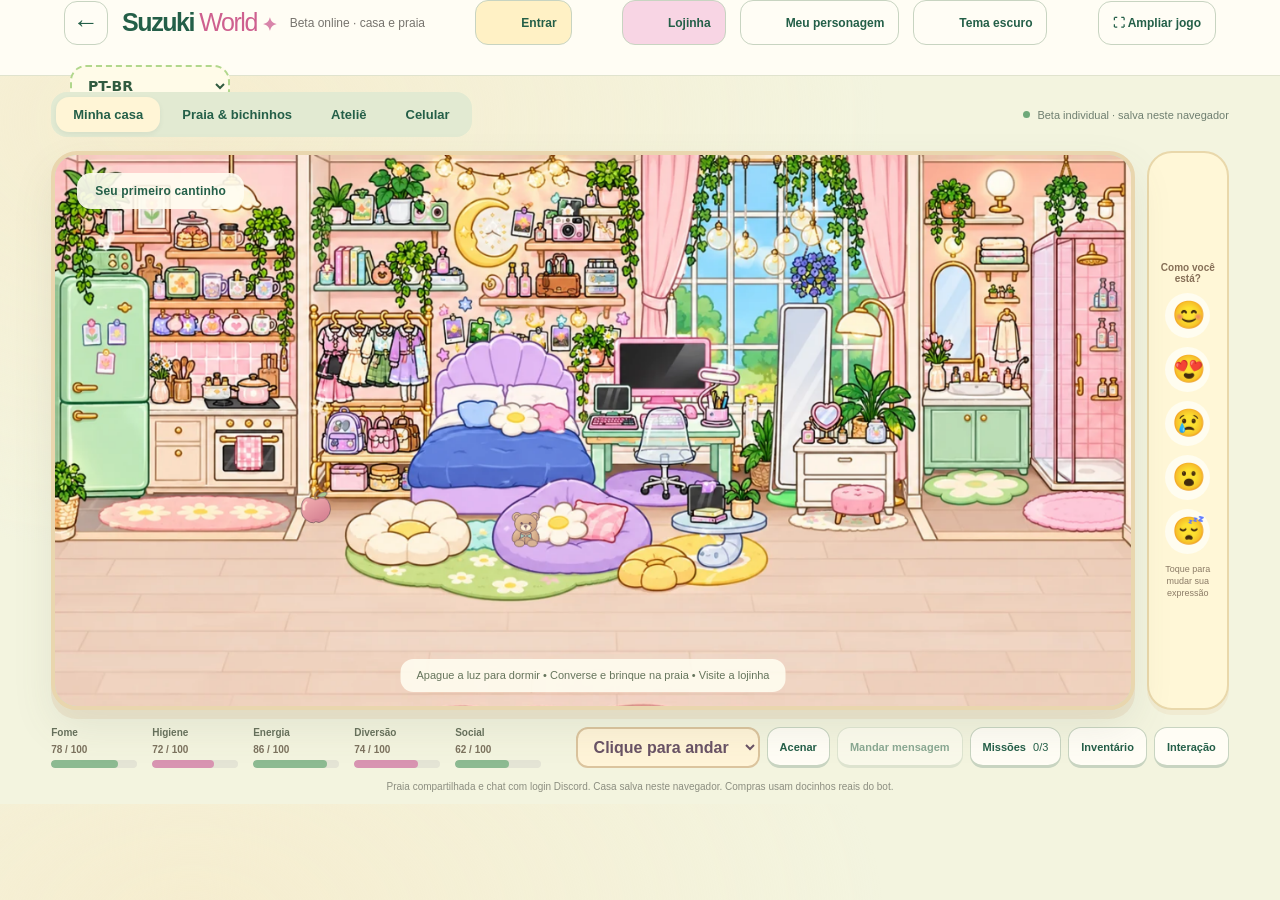
<file: world/index.html>
<!doctype html><html lang="pt-BR"><head><meta charset="utf-8"><meta name="viewport" content="width=device-width,initial-scale=1,viewport-fit=cover"><title>Suzuki World — um cantinho para viver histórias</title><link rel="stylesheet" href="./style.css?v=pet-shop-26"></head><body><header><a class="brand" href="../#world">Suzuki<span>World</span><i>✦</i></a><span class="edition">Beta online · casa e praia</span><button id="customize" class="small">Meu personagem</button></header><main><div class="game-top"><nav aria-label="Lugares"><button data-room="house" class="active">Minha casa</button><button data-room="plaza">Praia & bichinhos</button><button data-room="shop">Ateliê</button></nav><div class="connection"><span id="connection-dot"></span><span id="connection-text">Preparando o mundo…</span></div></div><div class="play-stage"><div class="world-wrap"><canvas id="world" width="1280" height="720" aria-label="Suzuki World: toque no chão para andar e nos objetos para interagir" tabindex="0"></canvas><div id="scene-label">Seu primeiro cantinho</div><div id="tip">Apague a luz para dormir • Converse e brinque na praia • Visite a lojinha</div><div id="toast" role="status"></div></div><div class="emotion-tray" aria-label="Expressões do personagem"><span>Como você está?</span><button data-emotion="happy" aria-label="Feliz" aria-pressed="false">😊</button><button data-emotion="love" aria-label="Apaixonado" aria-pressed="false">😍</button><button data-emotion="sad" aria-label="Triste" aria-pressed="false">😢</button><button data-emotion="surprised" aria-label="Surpreso" aria-pressed="false">😮</button><button data-emotion="sleepy" aria-label="Sonolento" aria-pressed="false">😴</button><small>Toque para mudar sua expressão</small></div></div><div class="below"><div id="needs" aria-label="Cuidados do personagem"></div><div class="tools"><button id="eat" hidden>Comer</button><button id="wave">Acenar</button><button id="missions">Missões <span id="mission-count">0/3</span></button><button id="inventory">Inventário</button></div></div><section class="social" hidden><div id="chat-log" aria-live="polite">Na praia, você encontra as outras pessoas conectadas.</div><form id="chat"><label class="sr" for="chat-text">Converse com quem está aqui</label><input id="chat-text" maxlength="180" placeholder="Converse com quem está aqui…" autocomplete="off"><button>Enviar</button></form></section><p class="test-note">Praia compartilhada e chat com login Discord. Casa salva neste navegador. Compras usam docinhos reais do bot.</p></main><dialog id="welcome"><div class="modal-kicker">BOAS-VINDAS AO SEU CANTINHO</div><h1>Sua história<br>começa <em>aqui.</em></h1><p>Uma casa para cuidar, uma praia para passear e um mundo para inventar histórias.</p><label for="player-name">Como podemos chamar você?</label><input id="player-name" maxlength="22" value="Visitante" autocomplete="nickname"><h3 class="cast-heading">Escolha alguém da turma</h3><p class="cast-intro">Dez avatares prontos no mesmo traço. Mitsuha é uma personagem original do Suzuki World.</p><div id="character-list" class="character-list" aria-label="Personagens prontos"></div><details class="custom-details"><summary>Prefiro criar meu próprio personagem</summary><p>Ao escolher uma cor ou penteado, você volta ao modelo personalizável da beta.</p><div id="palette"></div></details><button id="start" class="primary">Entrar no Suzuki World <span>→</span></button><small>Casa salva neste navegador · praia compartilhada com Discord</small></dialog><dialog id="quest-panel"><button class="close" data-close="quest-panel" aria-label="Fechar">×</button><div class="modal-kicker">UM RECADINHO DA SUZUKI</div><h2>Vamos cuidar<br>desse cantinho?</h2><p>Três pequenos passos para começar sua história.</p><ul id="quest-list"></ul><p class="reward">Complete os três e ganhe um vasinho para decorar a casa.</p></dialog><dialog id="inventory-panel"><button class="close" data-close="inventory-panel" aria-label="Fechar">×</button><div class="modal-kicker">SUAS COISINHAS</div><h2>Pequenos tesouros</h2><p>Pegue um objeto para carregá-lo. Arraste da sua mão para colocá-lo na casa.</p><div id="inventory-list"></div></dialog><script type="module" src="./game.js?v=20261021-i18n"></script><link rel="stylesheet" href="./official-radio.css?v=1"><script defer src="./official-radio.js?v=1"></script>
<script defer id="suzuki-shared-i18n" src="./site-i18n.js?v=20261021-sitewide"></script>
</body></html>
</file>
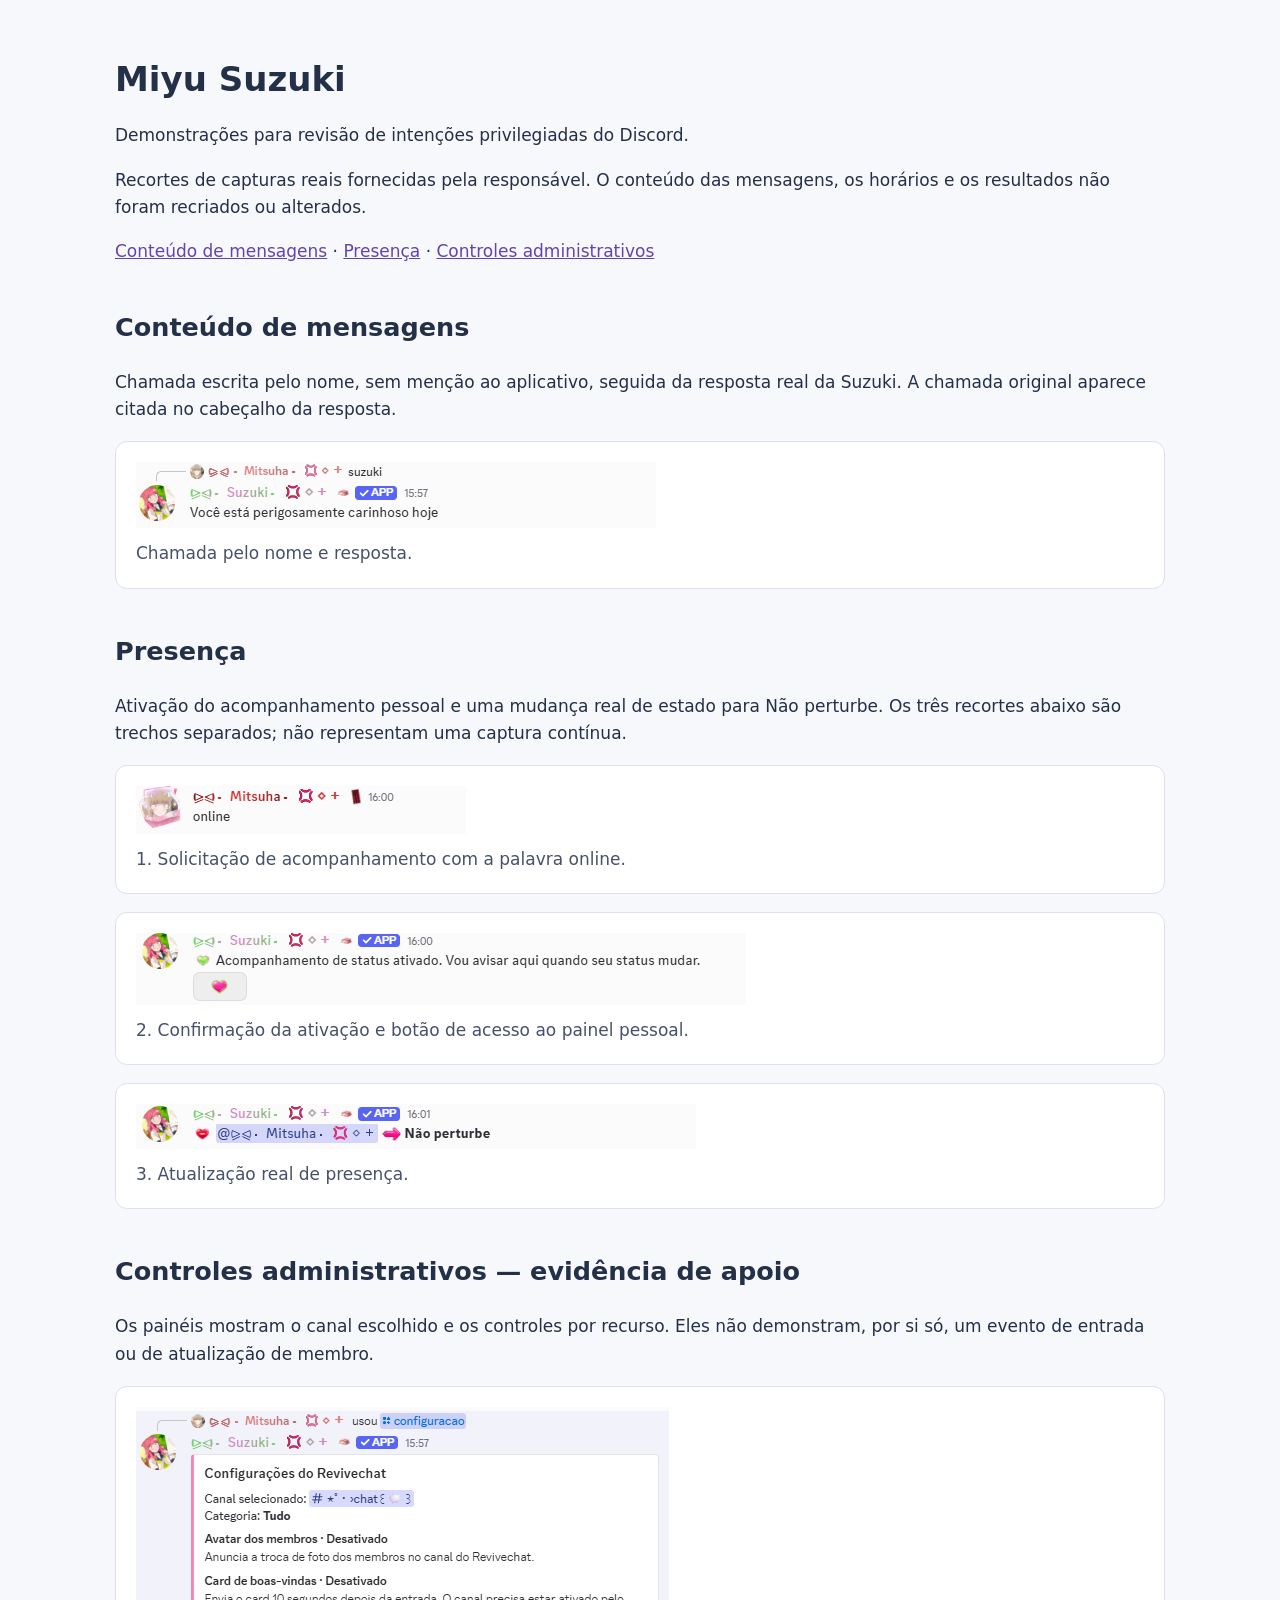
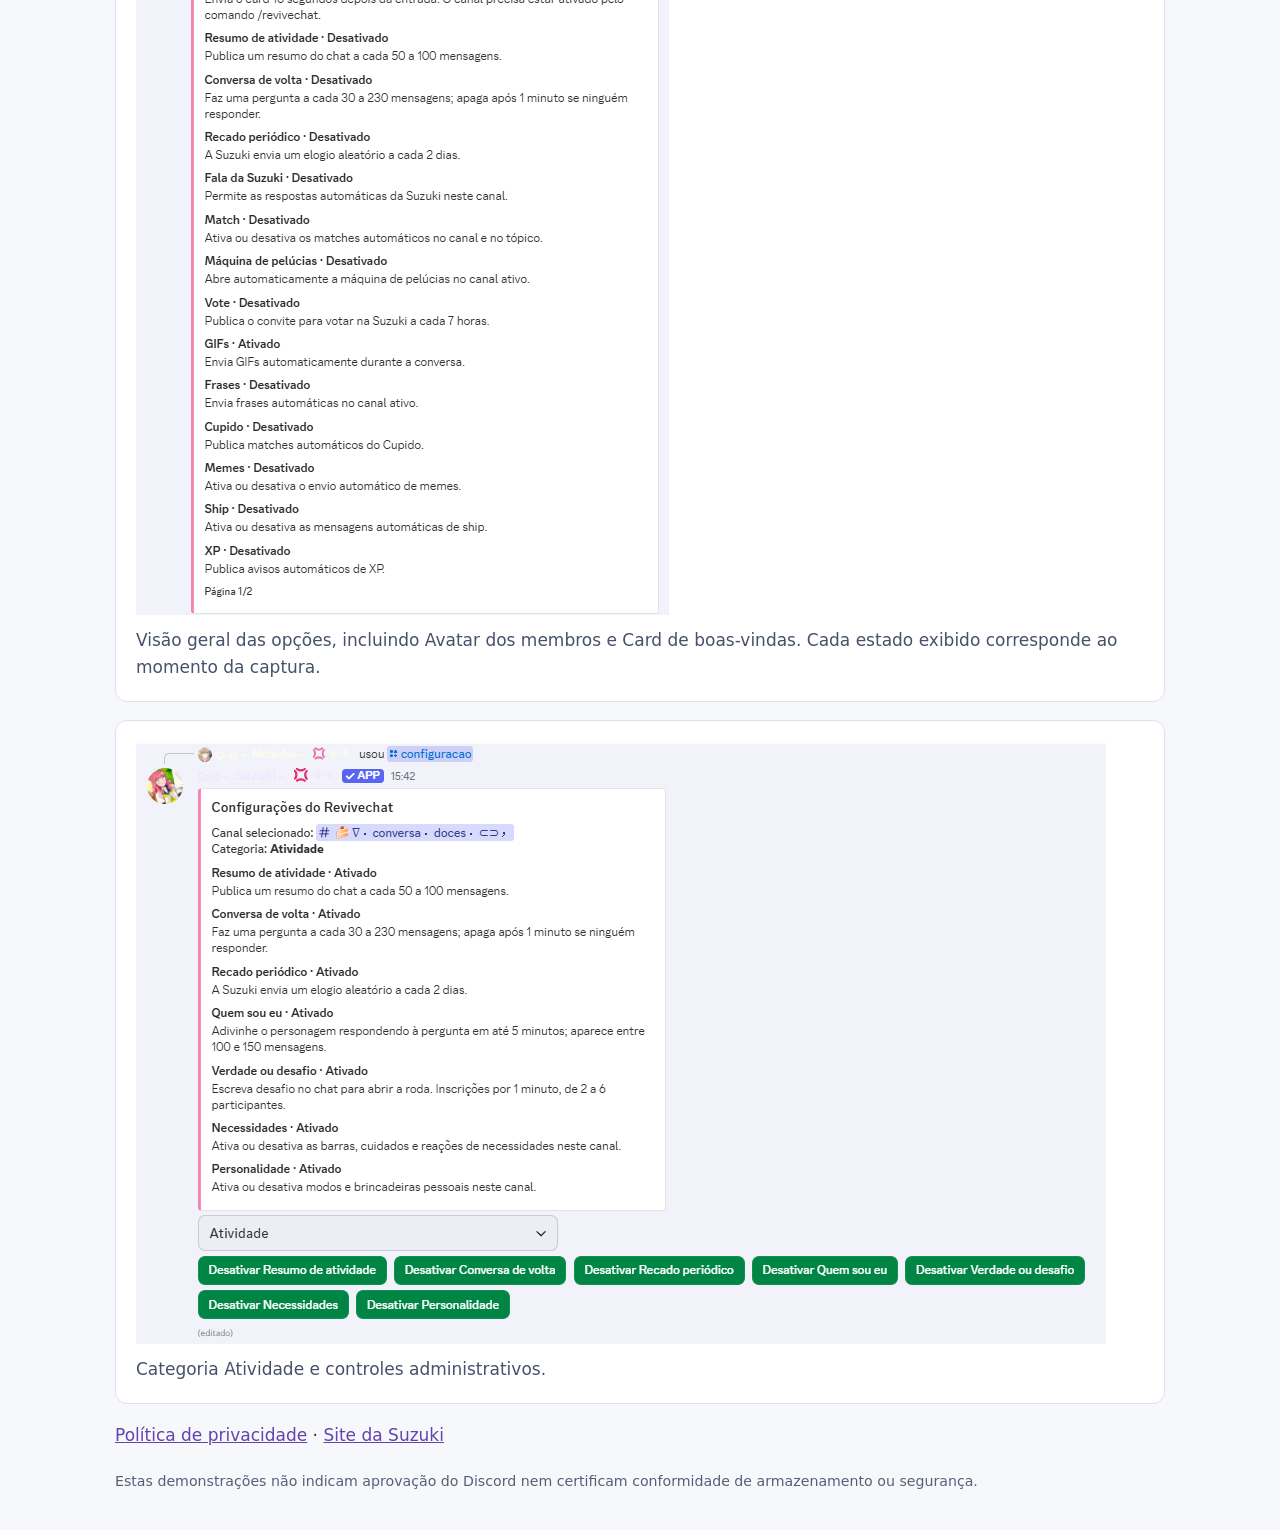
<file: revisao-discord/2026-11-05/index.html>
<!doctype html><html lang="pt-BR"><meta charset="utf-8"><meta name="viewport" content="width=device-width, initial-scale=1"><meta name="robots" content="noindex"><title>Miyu Suzuki — demonstrações para revisão</title><style>body{font:17px/1.6 system-ui,sans-serif;color:#243047;background:#f7f8fc;margin:0}main{max-width:1050px;margin:auto;padding:36px 24px}h1{line-height:1.2}h2{margin-top:42px}figure{background:white;border:1px solid #dde1ed;border-radius:12px;margin:18px 0;padding:20px}img{display:block;max-width:100%;height:auto}figcaption{margin-top:12px;color:#46516a}a{color:#6344ac}small{color:#536177}</style><main><h1>Miyu Suzuki</h1><p>Demonstrações para revisão de intenções privilegiadas do Discord.</p><p>Recortes de capturas reais fornecidas pela responsável. O conteúdo das mensagens, os horários e os resultados não foram recriados ou alterados.</p><nav><a href="#mensagens">Conteúdo de mensagens</a> · <a href="#presenca">Presença</a> · <a href="#configuracao">Controles administrativos</a></nav><section id="mensagens"><h2>Conteúdo de mensagens</h2><p>Chamada escrita pelo nome, sem menção ao aplicativo, seguida da resposta real da Suzuki. A chamada original aparece citada no cabeçalho da resposta.</p><figure><a href="01-mensagem-suzuki.png"><img src="01-mensagem-suzuki.png" alt="Mensagem suzuki citada e resposta real do bot"></a><figcaption>Chamada pelo nome e resposta.</figcaption></figure></section><section id="presenca"><h2>Presença</h2><p>Ativação do acompanhamento pessoal e uma mudança real de estado para Não perturbe. Os três recortes abaixo são trechos separados; não representam uma captura contínua.</p><figure><a href="02-comando-online.png"><img src="02-comando-online.png" alt="Pessoa enviando a palavra online"></a><figcaption>1. Solicitação de acompanhamento com a palavra online.</figcaption></figure><figure><a href="03-ativacao-presenca.png"><img src="03-ativacao-presenca.png" alt="Suzuki confirma a ativação do acompanhamento"></a><figcaption>2. Confirmação da ativação e botão de acesso ao painel pessoal.</figcaption></figure><figure><a href="04-mudanca-presenca.png"><img src="04-mudanca-presenca.png" alt="Suzuki publica a presença Não perturbe"></a><figcaption>3. Atualização real de presença.</figcaption></figure></section><section id="configuracao"><h2>Controles administrativos — evidência de apoio</h2><p>Os painéis mostram o canal escolhido e os controles por recurso. Eles não demonstram, por si só, um evento de entrada ou de atualização de membro.</p><figure><a href="05-configuracao-geral.png"><img src="05-configuracao-geral.png" alt="Primeira página das configurações do Revivechat"></a><figcaption>Visão geral das opções, incluindo Avatar dos membros e Card de boas-vindas. Cada estado exibido corresponde ao momento da captura.</figcaption></figure><figure><a href="06-configuracao-botoes.png"><img src="06-configuracao-botoes.png" alt="Categoria Atividade com botões de desativação"></a><figcaption>Categoria Atividade e controles administrativos.</figcaption></figure></section><p><a href="../../privacidade.html">Política de privacidade</a> · <a href="../../">Site da Suzuki</a></p><small>Estas demonstrações não indicam aprovação do Discord nem certificam conformidade de armazenamento ou segurança.</small></main></html>
</file>
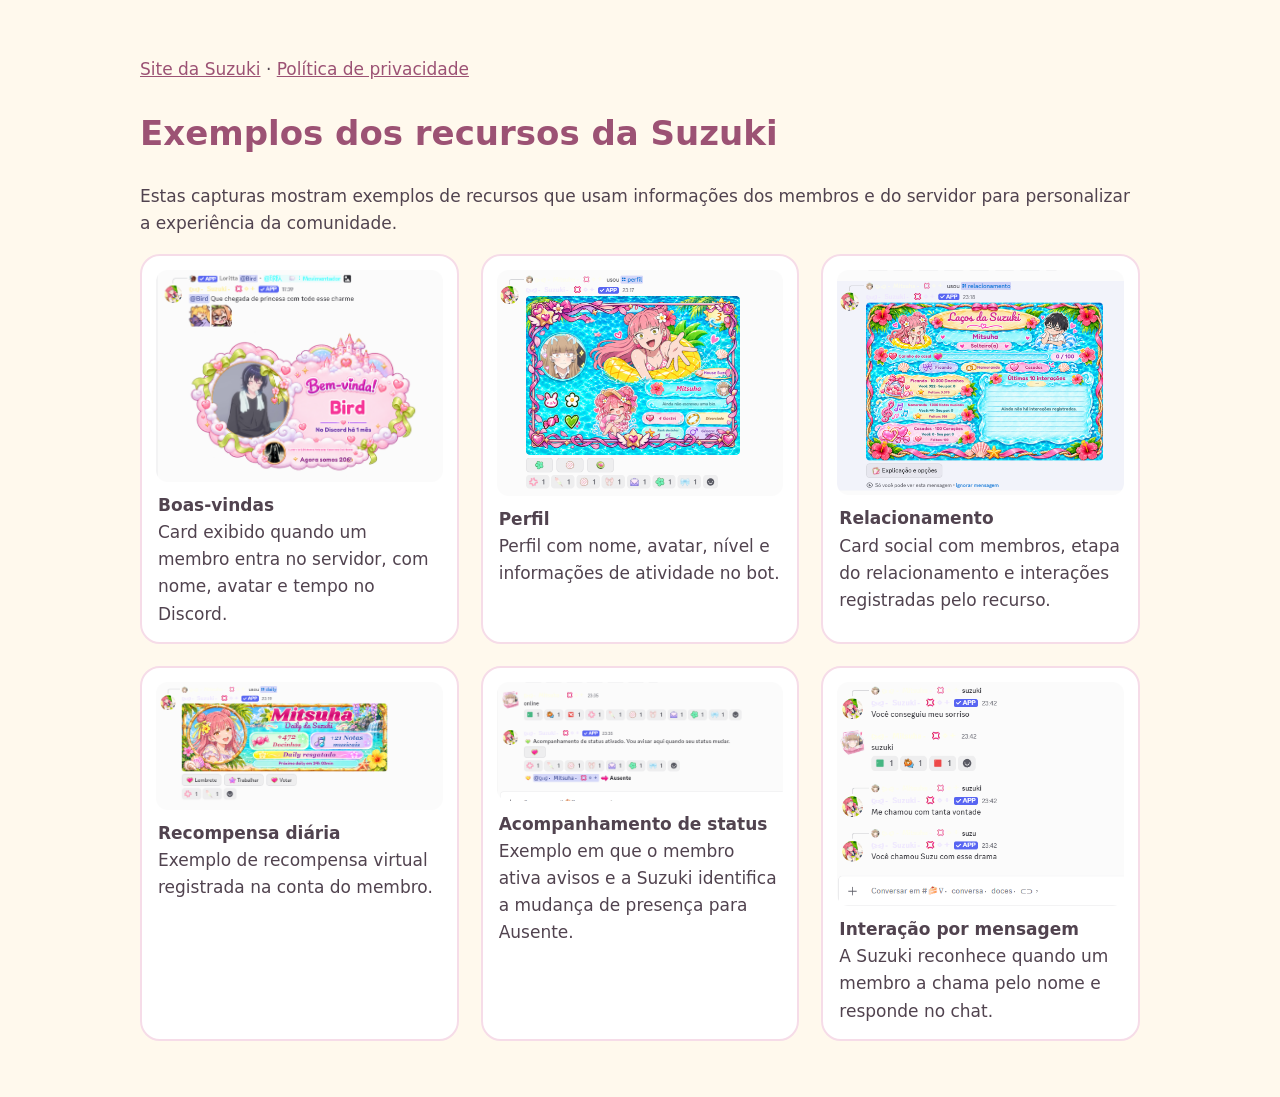
<file: revisao-discord/evidencias-membros/index.html>
<!doctype html><html lang="pt-BR"><meta charset="utf-8"><meta name="viewport" content="width=device-width,initial-scale=1"><title>Exemplos de recursos — Suzuki</title><style>body{margin:0;background:#fff9ed;color:#51434f;font:17px/1.6 system-ui}main{max-width:1000px;margin:32px auto;padding:24px}h1,h2,a{color:#9c5274}.grid{display:grid;grid-template-columns:repeat(auto-fit,minmax(300px,1fr));gap:22px}figure{margin:0;background:white;padding:14px;border:2px solid #f6dce8;border-radius:20px}img{display:block;width:100%;height:auto;border-radius:12px}figcaption{padding:10px 2px 0}nav{margin-bottom:18px}</style><main><nav><a href="../">Site da Suzuki</a> · <a href="../privacidade.html">Política de privacidade</a></nav><h1>Exemplos dos recursos da Suzuki</h1><p>Estas capturas mostram exemplos de recursos que usam informações dos membros e do servidor para personalizar a experiência da comunidade.</p><section class="grid"><figure><img src="boas-vindas.png" alt="Card de boas-vindas da Suzuki"><figcaption><strong>Boas-vindas</strong><br>Card exibido quando um membro entra no servidor, com nome, avatar e tempo no Discord.</figcaption></figure><figure><img src="perfil.png" alt="Perfil de membro criado pela Suzuki"><figcaption><strong>Perfil</strong><br>Perfil com nome, avatar, nível e informações de atividade no bot.</figcaption></figure><figure><img src="relacionamento.png" alt="Card de relacionamento da Suzuki"><figcaption><strong>Relacionamento</strong><br>Card social com membros, etapa do relacionamento e interações registradas pelo recurso.</figcaption></figure><figure><img src="daily.png" alt="Recompensa diária da Suzuki"><figcaption><strong>Recompensa diária</strong><br>Exemplo de recompensa virtual registrada na conta do membro.</figcaption></figure><figure><img src="acompanhamento-status.png" alt="Suzuki avisa sobre mudança de status"><figcaption><strong>Acompanhamento de status</strong><br>Exemplo em que o membro ativa avisos e a Suzuki identifica a mudança de presença para Ausente.</figcaption></figure><figure><img src="interacao-por-mensagem.png" alt="Suzuki responde quando um membro a chama no chat"><figcaption><strong>Interação por mensagem</strong><br>A Suzuki reconhece quando um membro a chama pelo nome e responde no chat.</figcaption></figure></section></main></html>
</file>
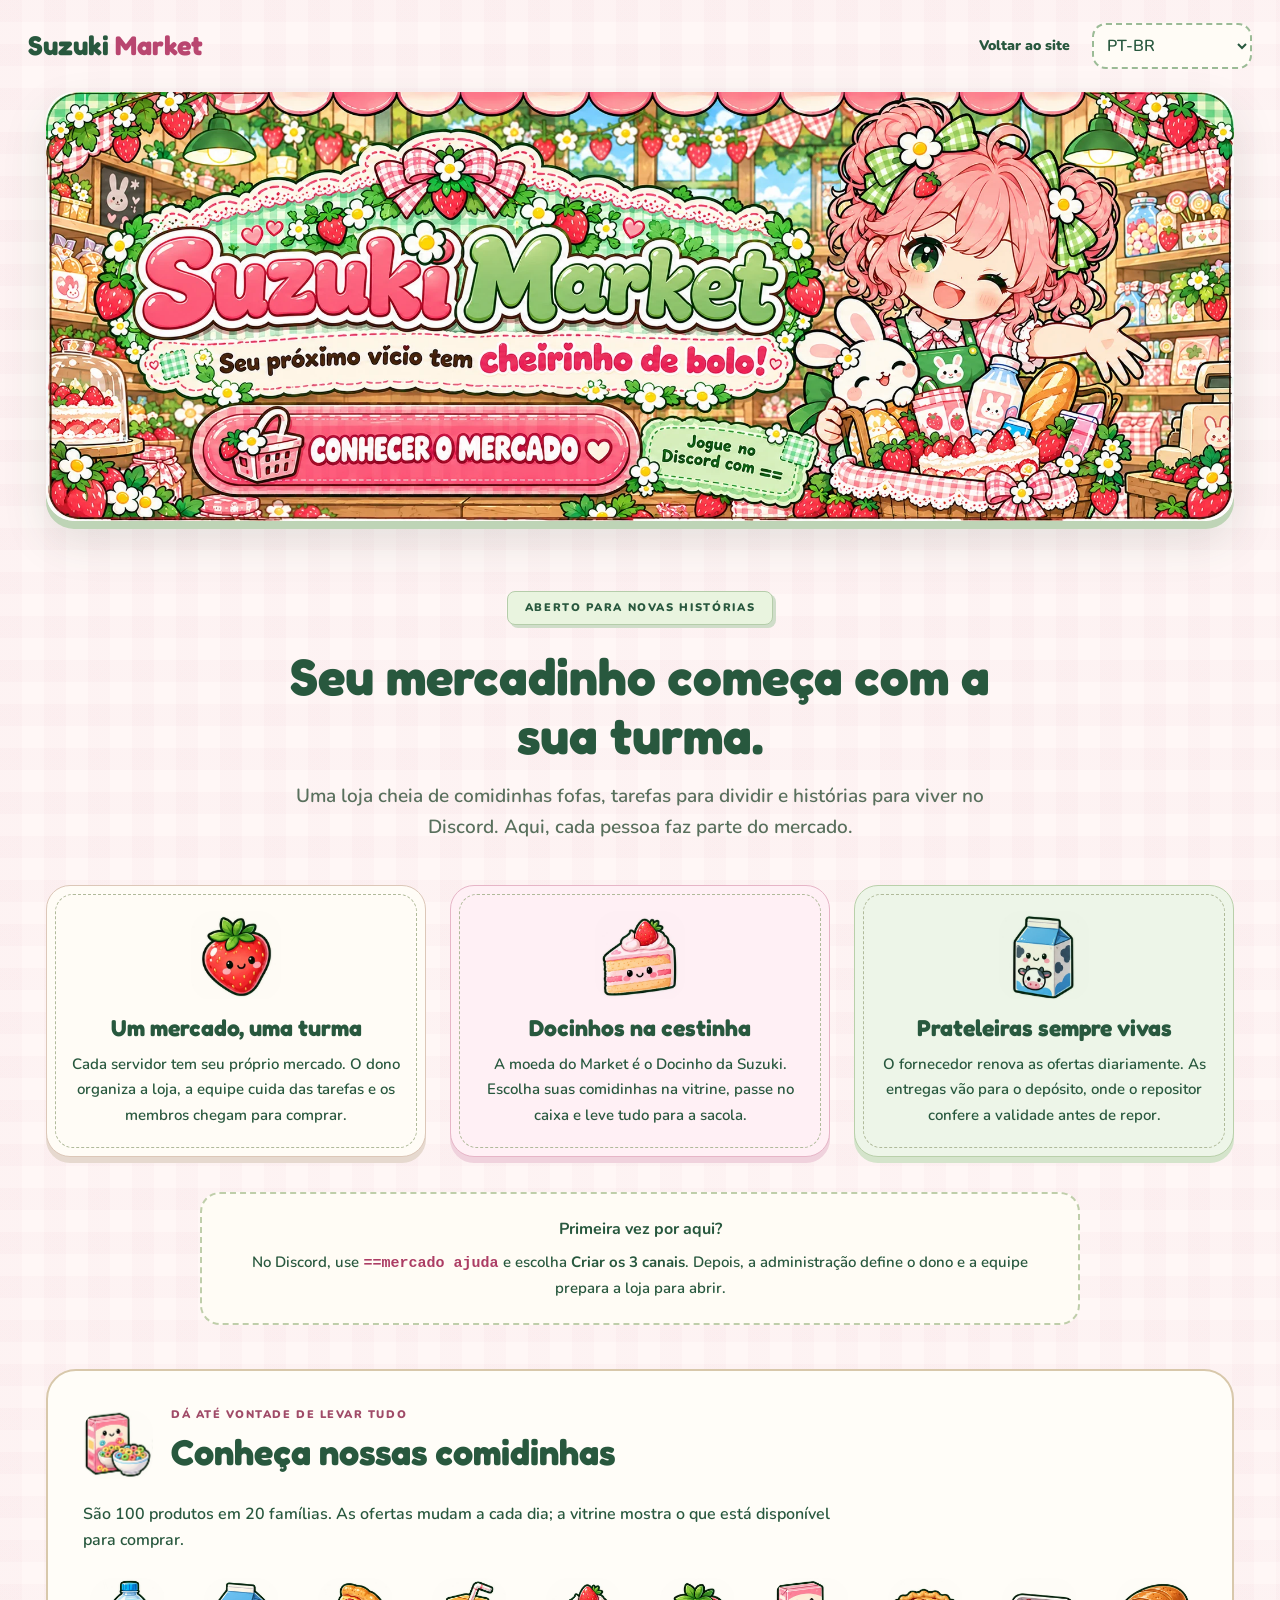
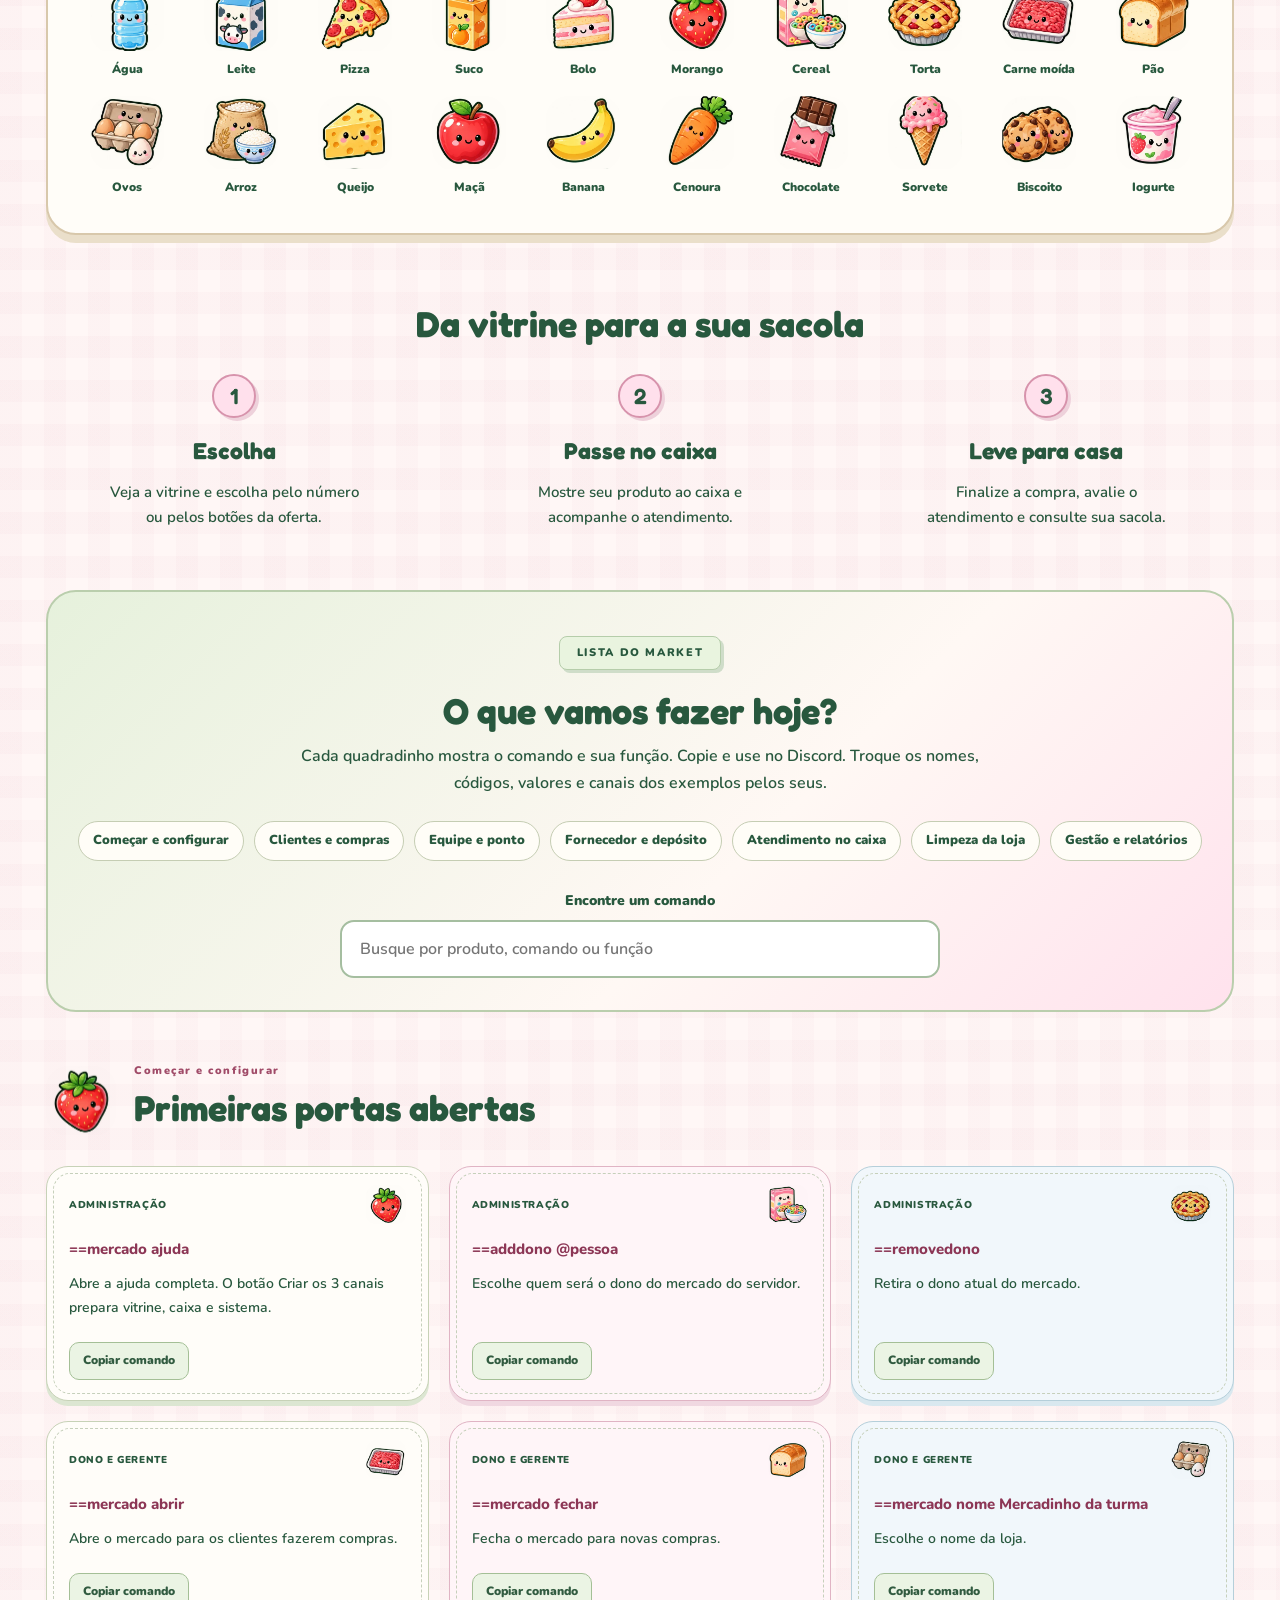
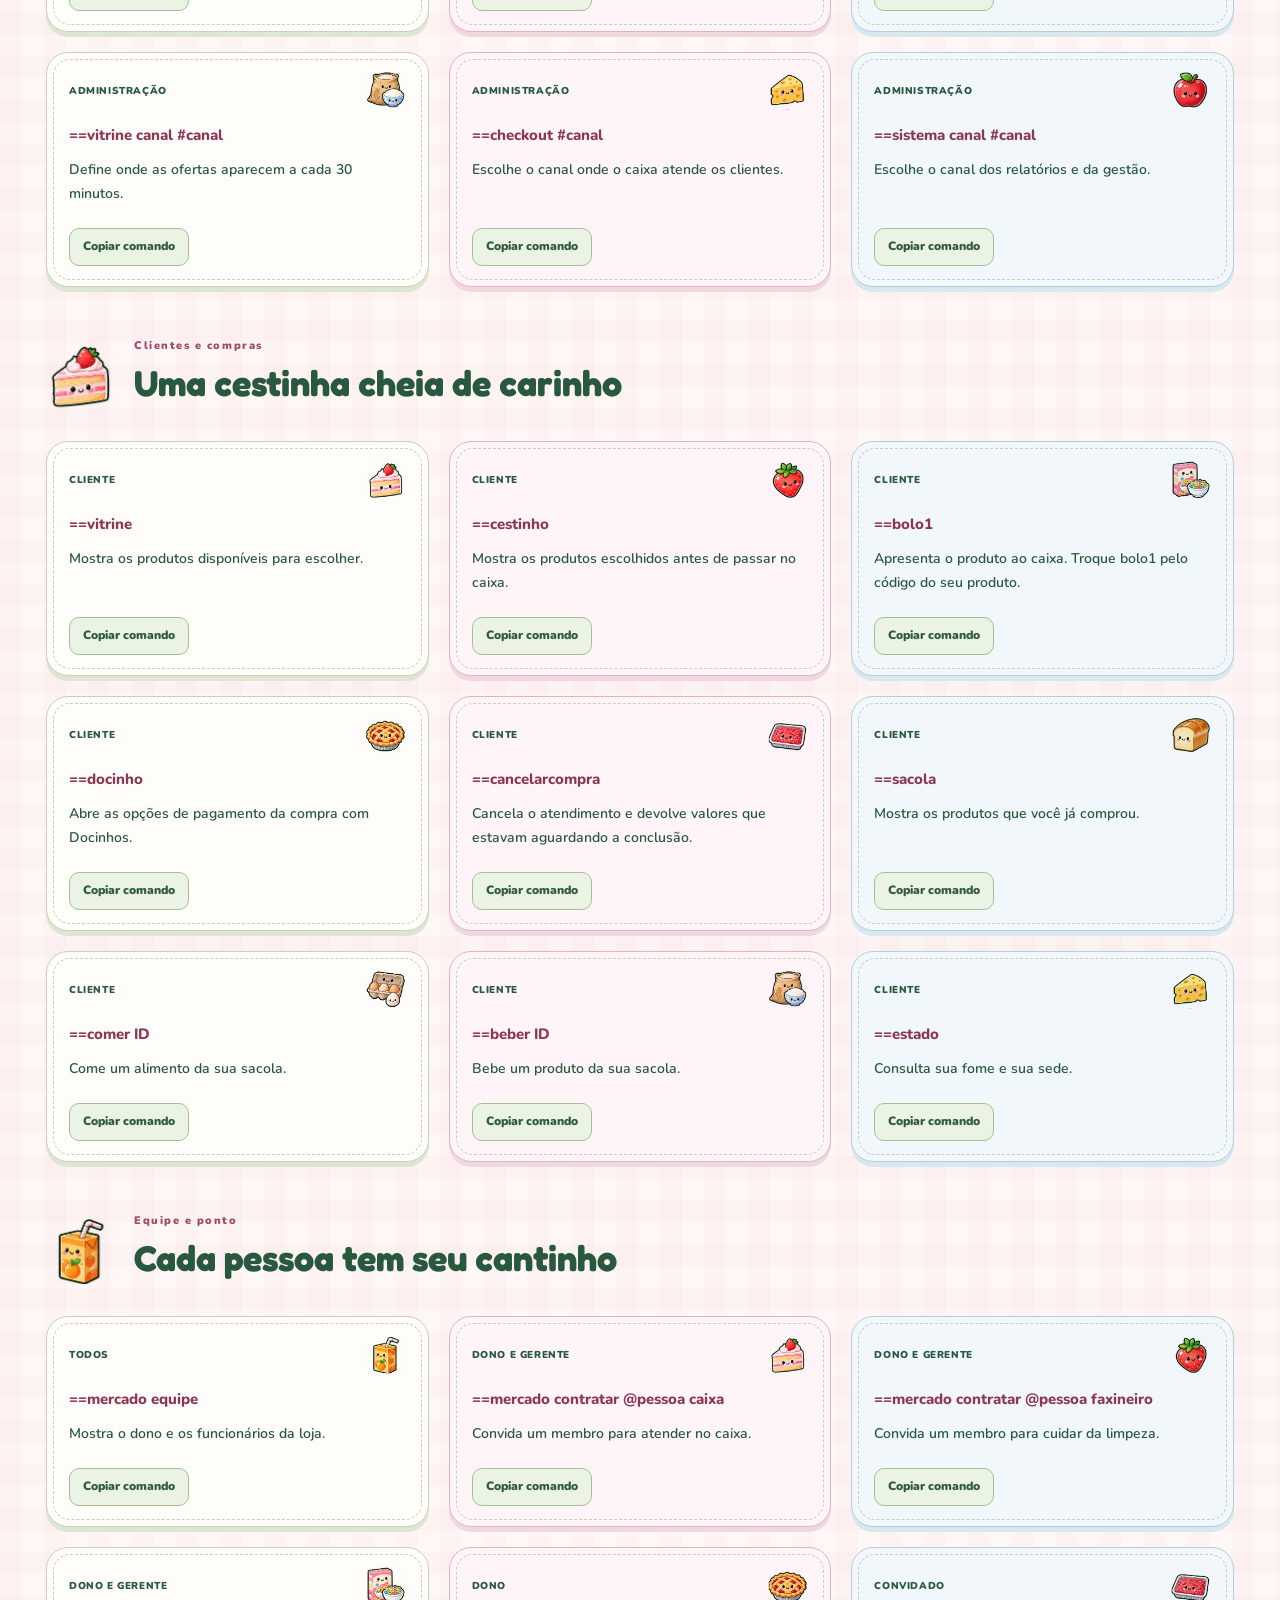
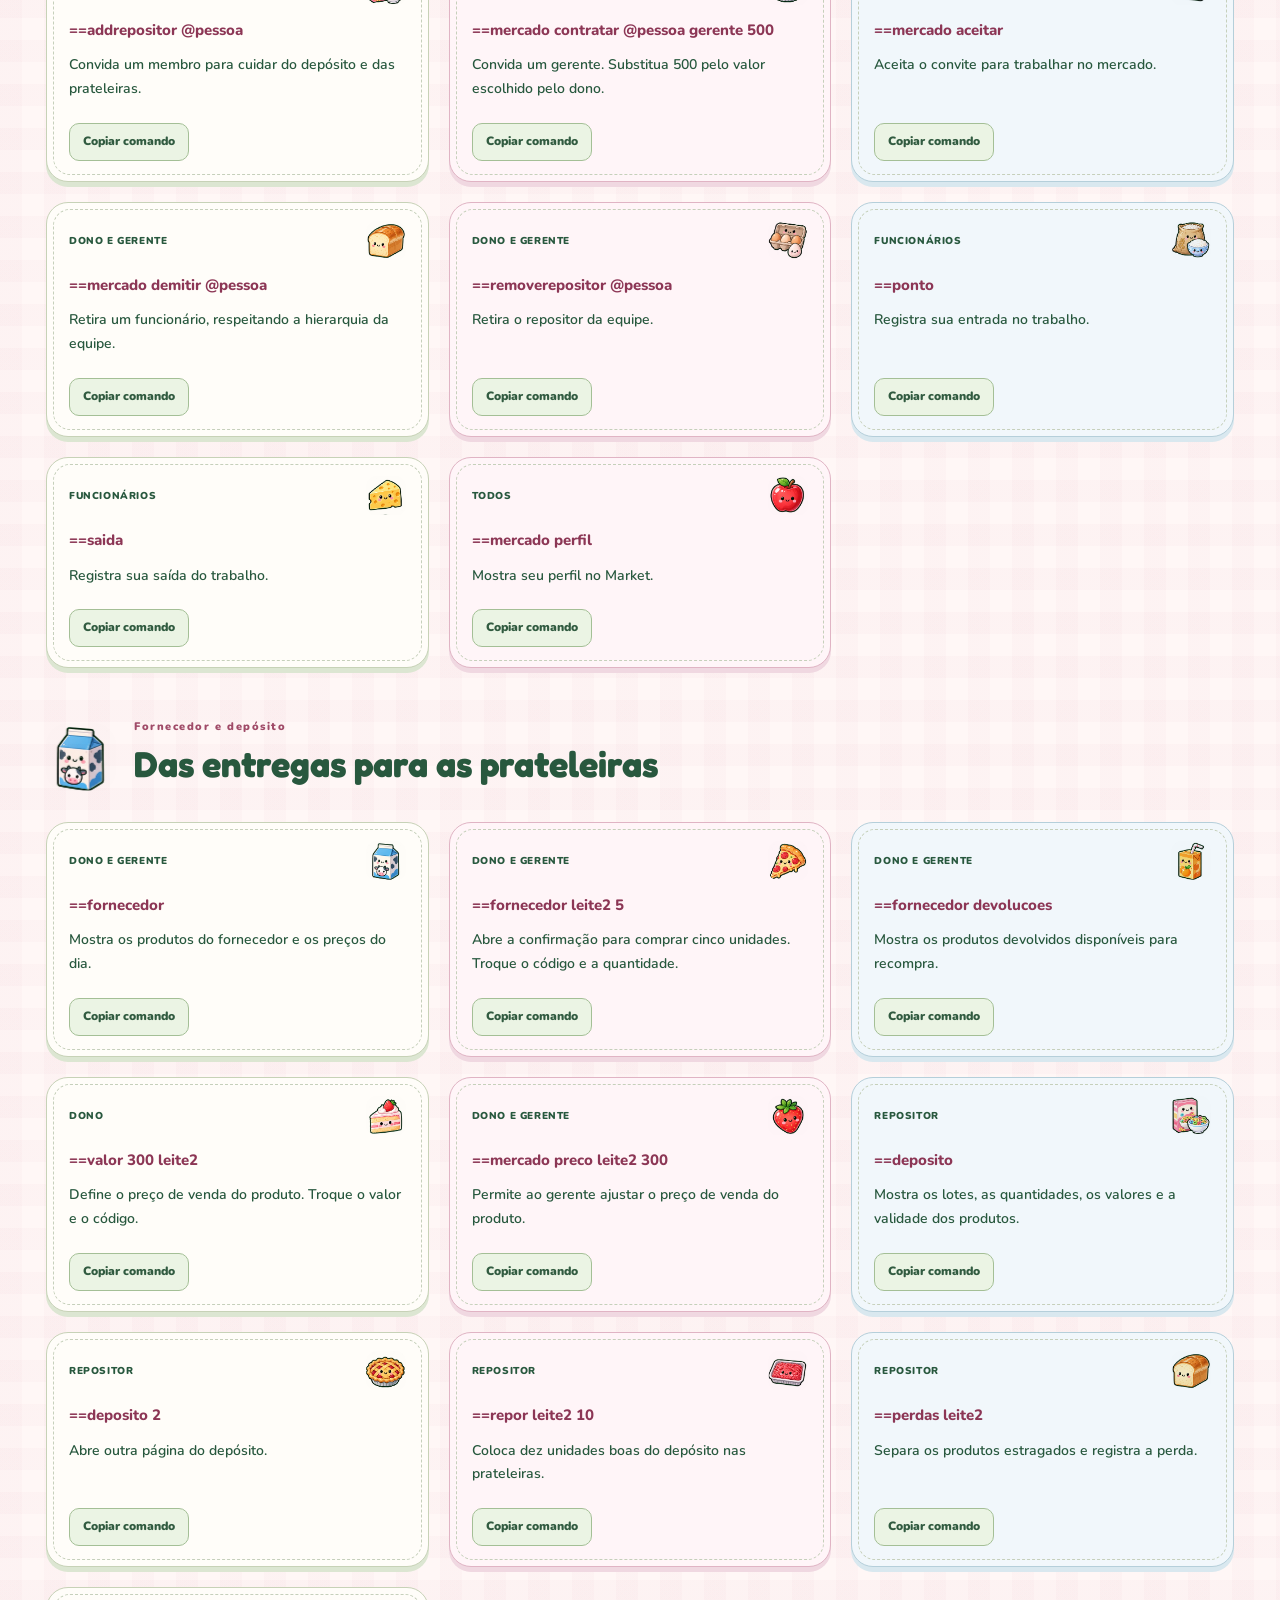
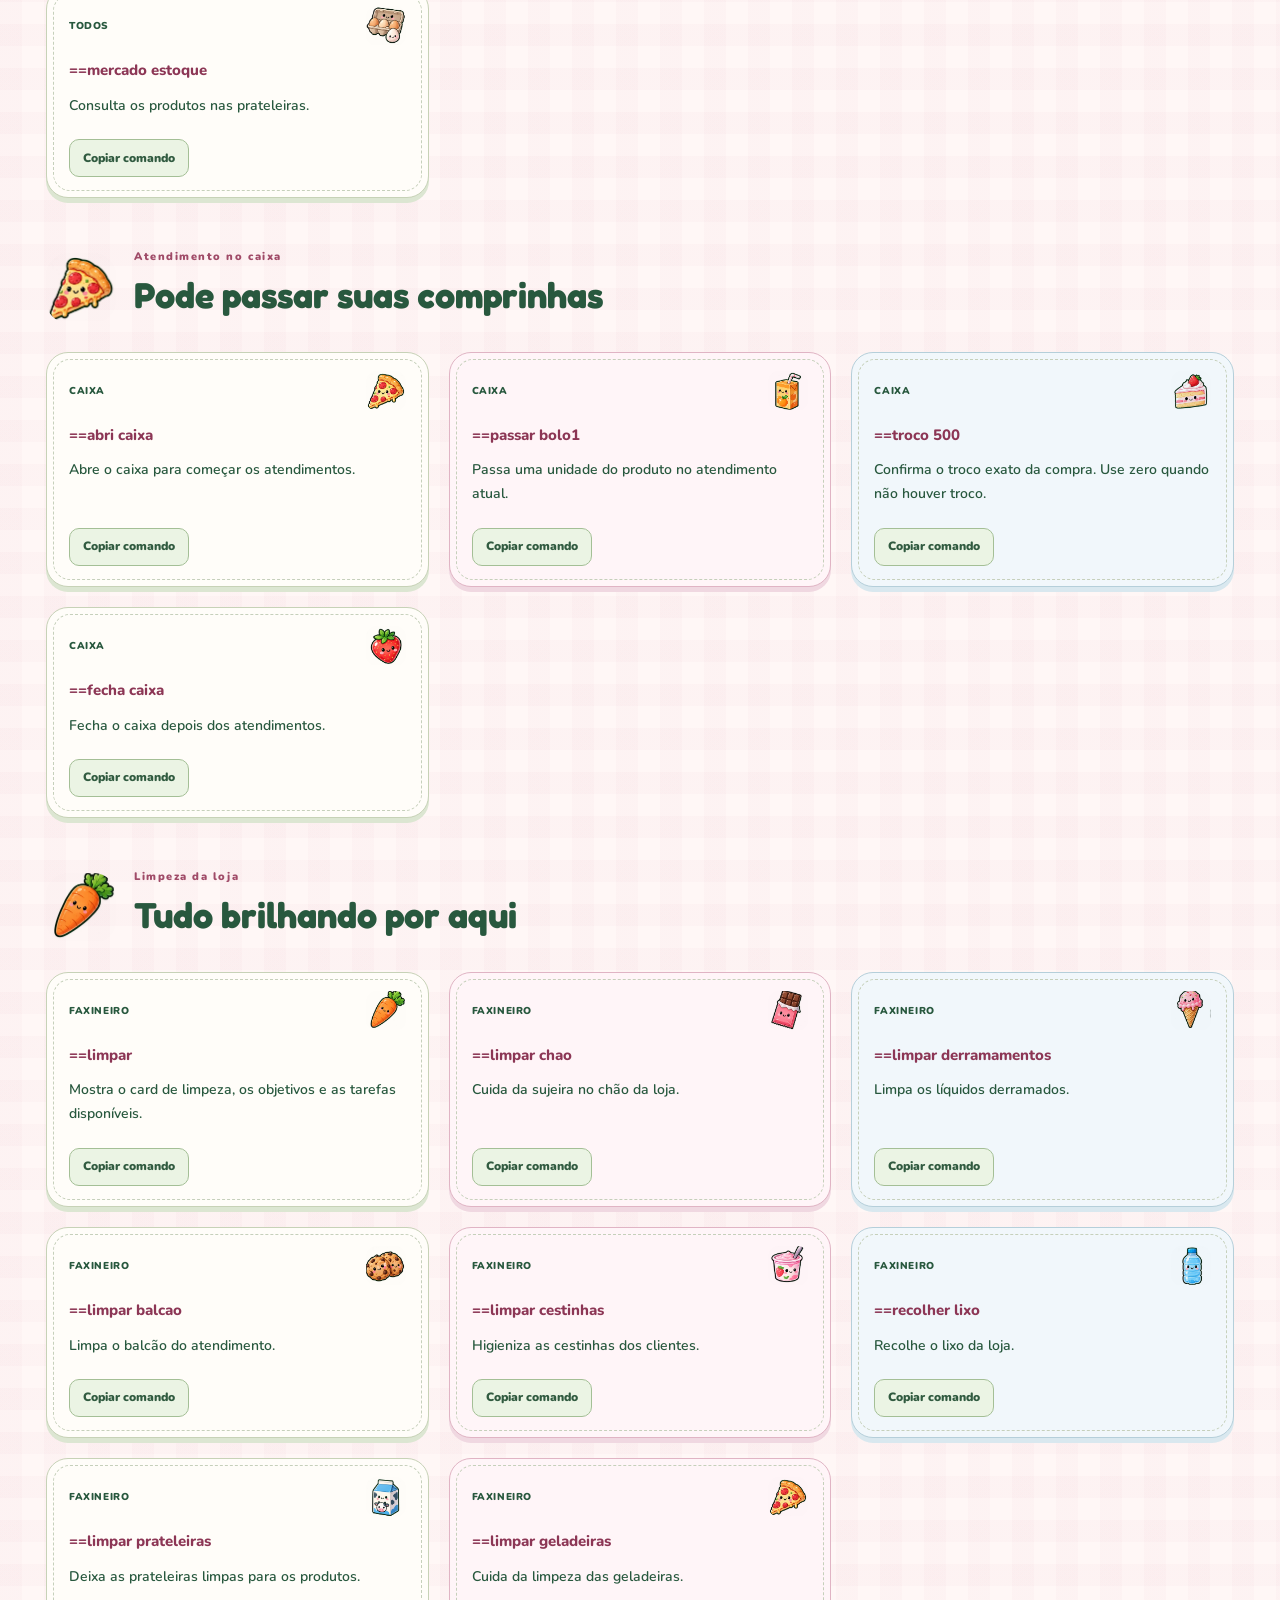
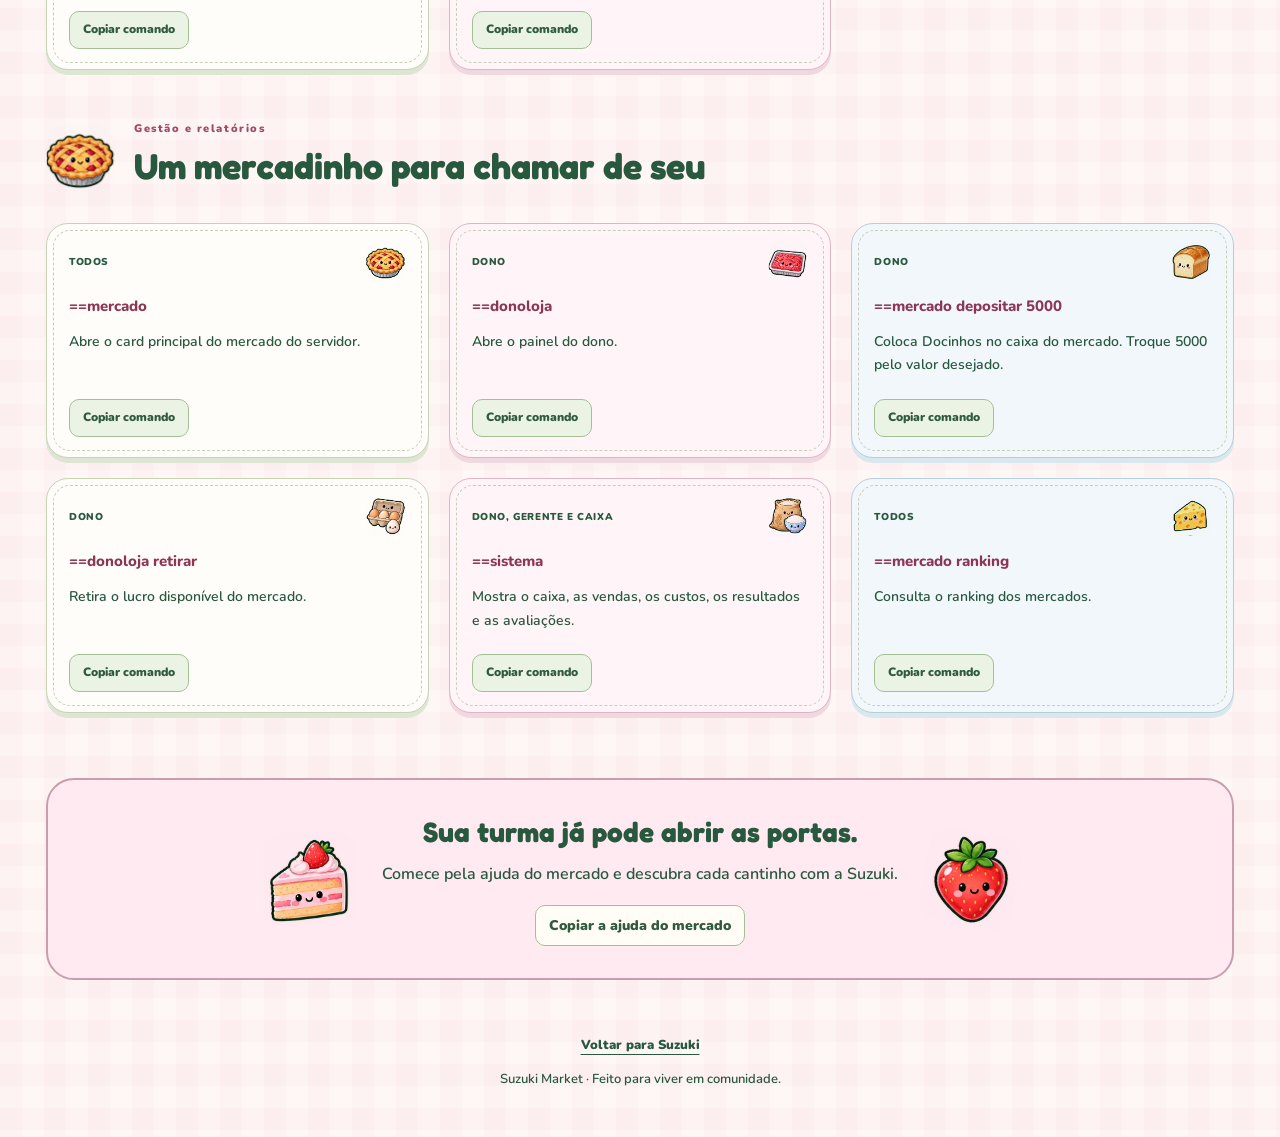
<file: market.html>
<!doctype html>
<html lang="pt-BR"><head><meta charset="utf-8"><script src="site-loader.js?v=heart-1"></script><meta name="viewport" content="width=device-width,initial-scale=1"><title>Suzuki Market — Seu mercadinho no Discord</title><meta name="description" content="Conheça o Suzuki Market: monte sua equipe, cuide do estoque e faça compras com Docinhos. Veja os comandos do mercado."><link rel="stylesheet" href="market.css?v=1"><script defer src="market.js?v=1"></script></head>
<body><header class="topbar"><a class="brand" href="index.html">Suzuki<span>Market</span></a><div class="top-actions"><a href="index.html">Voltar ao site</a><select id="site-language" aria-label="Idioma / Language"></select></div></header>
<main><div class="hero-banner"><img src="market-assets/banner.webp" width="2087" height="753" alt="Suzuki Market, um mercadinho decorado com morangos, flores e a Suzuki com sua cestinha"><a class="banner-link" href="#sobre" aria-label="Conhecer o mercado"></a></div>
<section class="intro" id="sobre"><span class="ribbon">ABERTO PARA NOVAS HISTÓRIAS</span><h1>Seu mercadinho começa com a sua turma.</h1><p class="lead">Uma loja cheia de comidinhas fofas, tarefas para dividir e histórias para viver no Discord. Aqui, cada pessoa faz parte do mercado.</p><div class="story-grid"><article class="story-card"><span class="food " aria-hidden="true" style="--x:0%;--y:33.333333333333336%"></span><h3>Um mercado, uma turma</h3><p>Cada servidor tem seu próprio mercado. O dono organiza a loja, a equipe cuida das tarefas e os membros chegam para comprar.</p></article><article class="story-card"><span class="food " aria-hidden="true" style="--x:100%;--y:0.0%"></span><h3>Docinhos na cestinha</h3><p>A moeda do Market é o Docinho da Suzuki. Escolha suas comidinhas na vitrine, passe no caixa e leve tudo para a sacola.</p></article><article class="story-card"><span class="food " aria-hidden="true" style="--x:25%;--y:0.0%"></span><h3>Prateleiras sempre vivas</h3><p>O fornecedor renova as ofertas diariamente. As entregas vão para o depósito, onde o repositor confere a validade antes de repor.</p></article></div><div class="start-note"><strong>Primeira vez por aqui?</strong><p>No Discord, use <code translate="no">==mercado ajuda</code> e escolha <b>Criar os 3 canais</b>. Depois, a administração define o dono e a equipe prepara a loja para abrir.</p></div></section>
<section class="pantry"><div class="section-heading"><span class="food " aria-hidden="true" style="--x:25%;--y:33.333333333333336%"></span><div><p class="eyebrow">DÁ ATÉ VONTADE DE LEVAR TUDO</p><h2>Conheça nossas comidinhas</h2></div></div><p>São 100 produtos em 20 famílias. As ofertas mudam a cada dia; a vitrine mostra o que está disponível para comprar.</p><div class="food-grid"><div class="food-item"><span class="food " aria-hidden="true" style="--x:0%;--y:0.0%"></span><span>Água</span></div><div class="food-item"><span class="food " aria-hidden="true" style="--x:25%;--y:0.0%"></span><span>Leite</span></div><div class="food-item"><span class="food " aria-hidden="true" style="--x:50%;--y:0.0%"></span><span>Pizza</span></div><div class="food-item"><span class="food " aria-hidden="true" style="--x:75%;--y:0.0%"></span><span>Suco</span></div><div class="food-item"><span class="food " aria-hidden="true" style="--x:100%;--y:0.0%"></span><span>Bolo</span></div><div class="food-item"><span class="food " aria-hidden="true" style="--x:0%;--y:33.333333333333336%"></span><span>Morango</span></div><div class="food-item"><span class="food " aria-hidden="true" style="--x:25%;--y:33.333333333333336%"></span><span>Cereal</span></div><div class="food-item"><span class="food " aria-hidden="true" style="--x:50%;--y:33.333333333333336%"></span><span>Torta</span></div><div class="food-item"><span class="food " aria-hidden="true" style="--x:75%;--y:33.333333333333336%"></span><span>Carne moída</span></div><div class="food-item"><span class="food " aria-hidden="true" style="--x:100%;--y:33.333333333333336%"></span><span>Pão</span></div><div class="food-item"><span class="food " aria-hidden="true" style="--x:0%;--y:66.66666666666667%"></span><span>Ovos</span></div><div class="food-item"><span class="food " aria-hidden="true" style="--x:25%;--y:66.66666666666667%"></span><span>Arroz</span></div><div class="food-item"><span class="food " aria-hidden="true" style="--x:50%;--y:66.66666666666667%"></span><span>Queijo</span></div><div class="food-item"><span class="food " aria-hidden="true" style="--x:75%;--y:66.66666666666667%"></span><span>Maçã</span></div><div class="food-item"><span class="food " aria-hidden="true" style="--x:100%;--y:66.66666666666667%"></span><span>Banana</span></div><div class="food-item"><span class="food " aria-hidden="true" style="--x:0%;--y:100.0%"></span><span>Cenoura</span></div><div class="food-item"><span class="food " aria-hidden="true" style="--x:25%;--y:100.0%"></span><span>Chocolate</span></div><div class="food-item"><span class="food " aria-hidden="true" style="--x:50%;--y:100.0%"></span><span>Sorvete</span></div><div class="food-item"><span class="food " aria-hidden="true" style="--x:75%;--y:100.0%"></span><span>Biscoito</span></div><div class="food-item"><span class="food " aria-hidden="true" style="--x:100%;--y:100.0%"></span><span>Iogurte</span></div></div></section>
<section class="how"><h2>Da vitrine para a sua sacola</h2><ol><li><b>Escolha</b><p>Veja a vitrine e escolha pelo número ou pelos botões da oferta.</p></li><li><b>Passe no caixa</b><p>Mostre seu produto ao caixa e acompanhe o atendimento.</p></li><li><b>Leve para casa</b><p>Finalize a compra, avalie o atendimento e consulte sua sacola.</p></li></ol></section>
<section class="directory" id="lista"><span class="ribbon">LISTA DO MARKET</span><h2>O que vamos fazer hoje?</h2><p>Cada quadradinho mostra o comando e sua função. Copie e use no Discord. Troque os nomes, códigos, valores e canais dos exemplos pelos seus.</p><nav class="category-links" aria-label="Categorias do mercado"><a href="#comecar">Começar e configurar</a><a href="#comprar">Clientes e compras</a><a href="#equipe">Equipe e ponto</a><a href="#fornecedor">Fornecedor e depósito</a><a href="#caixa">Atendimento no caixa</a><a href="#limpeza">Limpeza da loja</a><a href="#gestao">Gestão e relatórios</a></nav><label class="search-label" for="command-search">Encontre um comando</label><input type="search" id="command-search" placeholder="Busque por produto, comando ou função" autocomplete="off"><p id="search-empty" hidden>Nenhum comando encontrado. Tente outra palavra.</p></section>
<section class="command-section" id="comecar" data-group="comecar"><div class="section-heading"><span class="food " aria-hidden="true" style="--x:0%;--y:33.333333333333336%"></span><div><p class="eyebrow">Começar e configurar</p><h2>Primeiras portas abertas</h2></div></div><div class="commands"><article class="command"><div class="command-top"><span class="role">Administração</span><span class="food tiny" aria-hidden="true" style="--x:0%;--y:33.333333333333336%"></span></div><h3><code translate="no">==mercado ajuda</code></h3><p>Abre a ajuda completa. O botão Criar os 3 canais prepara vitrine, caixa e sistema.</p><button type="button" class="copy" data-copy="==mercado ajuda">Copiar comando</button></article><article class="command"><div class="command-top"><span class="role">Administração</span><span class="food tiny" aria-hidden="true" style="--x:25%;--y:33.333333333333336%"></span></div><h3><code translate="no">==adddono @pessoa</code></h3><p>Escolhe quem será o dono do mercado do servidor.</p><button type="button" class="copy" data-copy="==adddono @pessoa">Copiar comando</button></article><article class="command"><div class="command-top"><span class="role">Administração</span><span class="food tiny" aria-hidden="true" style="--x:50%;--y:33.333333333333336%"></span></div><h3><code translate="no">==removedono</code></h3><p>Retira o dono atual do mercado.</p><button type="button" class="copy" data-copy="==removedono">Copiar comando</button></article><article class="command"><div class="command-top"><span class="role">Dono e gerente</span><span class="food tiny" aria-hidden="true" style="--x:75%;--y:33.333333333333336%"></span></div><h3><code translate="no">==mercado abrir</code></h3><p>Abre o mercado para os clientes fazerem compras.</p><button type="button" class="copy" data-copy="==mercado abrir">Copiar comando</button></article><article class="command"><div class="command-top"><span class="role">Dono e gerente</span><span class="food tiny" aria-hidden="true" style="--x:100%;--y:33.333333333333336%"></span></div><h3><code translate="no">==mercado fechar</code></h3><p>Fecha o mercado para novas compras.</p><button type="button" class="copy" data-copy="==mercado fechar">Copiar comando</button></article><article class="command"><div class="command-top"><span class="role">Dono e gerente</span><span class="food tiny" aria-hidden="true" style="--x:0%;--y:66.66666666666667%"></span></div><h3><code translate="no">==mercado nome Mercadinho da turma</code></h3><p>Escolhe o nome da loja.</p><button type="button" class="copy" data-copy="==mercado nome Mercadinho da turma">Copiar comando</button></article><article class="command"><div class="command-top"><span class="role">Administração</span><span class="food tiny" aria-hidden="true" style="--x:25%;--y:66.66666666666667%"></span></div><h3><code translate="no">==vitrine canal #canal</code></h3><p>Define onde as ofertas aparecem a cada 30 minutos.</p><button type="button" class="copy" data-copy="==vitrine canal #canal">Copiar comando</button></article><article class="command"><div class="command-top"><span class="role">Administração</span><span class="food tiny" aria-hidden="true" style="--x:50%;--y:66.66666666666667%"></span></div><h3><code translate="no">==checkout #canal</code></h3><p>Escolhe o canal onde o caixa atende os clientes.</p><button type="button" class="copy" data-copy="==checkout #canal">Copiar comando</button></article><article class="command"><div class="command-top"><span class="role">Administração</span><span class="food tiny" aria-hidden="true" style="--x:75%;--y:66.66666666666667%"></span></div><h3><code translate="no">==sistema canal #canal</code></h3><p>Escolhe o canal dos relatórios e da gestão.</p><button type="button" class="copy" data-copy="==sistema canal #canal">Copiar comando</button></article></div></section><section class="command-section" id="comprar" data-group="comprar"><div class="section-heading"><span class="food " aria-hidden="true" style="--x:100%;--y:0.0%"></span><div><p class="eyebrow">Clientes e compras</p><h2>Uma cestinha cheia de carinho</h2></div></div><div class="commands"><article class="command"><div class="command-top"><span class="role">Cliente</span><span class="food tiny" aria-hidden="true" style="--x:100%;--y:0.0%"></span></div><h3><code translate="no">==vitrine</code></h3><p>Mostra os produtos disponíveis para escolher.</p><button type="button" class="copy" data-copy="==vitrine">Copiar comando</button></article><article class="command"><div class="command-top"><span class="role">Cliente</span><span class="food tiny" aria-hidden="true" style="--x:0%;--y:33.333333333333336%"></span></div><h3><code translate="no">==cestinho</code></h3><p>Mostra os produtos escolhidos antes de passar no caixa.</p><button type="button" class="copy" data-copy="==cestinho">Copiar comando</button></article><article class="command"><div class="command-top"><span class="role">Cliente</span><span class="food tiny" aria-hidden="true" style="--x:25%;--y:33.333333333333336%"></span></div><h3><code translate="no">==bolo1</code></h3><p>Apresenta o produto ao caixa. Troque bolo1 pelo código do seu produto.</p><button type="button" class="copy" data-copy="==bolo1">Copiar comando</button></article><article class="command"><div class="command-top"><span class="role">Cliente</span><span class="food tiny" aria-hidden="true" style="--x:50%;--y:33.333333333333336%"></span></div><h3><code translate="no">==docinho</code></h3><p>Abre as opções de pagamento da compra com Docinhos.</p><button type="button" class="copy" data-copy="==docinho">Copiar comando</button></article><article class="command"><div class="command-top"><span class="role">Cliente</span><span class="food tiny" aria-hidden="true" style="--x:75%;--y:33.333333333333336%"></span></div><h3><code translate="no">==cancelarcompra</code></h3><p>Cancela o atendimento e devolve valores que estavam aguardando a conclusão.</p><button type="button" class="copy" data-copy="==cancelarcompra">Copiar comando</button></article><article class="command"><div class="command-top"><span class="role">Cliente</span><span class="food tiny" aria-hidden="true" style="--x:100%;--y:33.333333333333336%"></span></div><h3><code translate="no">==sacola</code></h3><p>Mostra os produtos que você já comprou.</p><button type="button" class="copy" data-copy="==sacola">Copiar comando</button></article><article class="command"><div class="command-top"><span class="role">Cliente</span><span class="food tiny" aria-hidden="true" style="--x:0%;--y:66.66666666666667%"></span></div><h3><code translate="no">==comer ID</code></h3><p>Come um alimento da sua sacola.</p><button type="button" class="copy" data-copy="==comer ID">Copiar comando</button></article><article class="command"><div class="command-top"><span class="role">Cliente</span><span class="food tiny" aria-hidden="true" style="--x:25%;--y:66.66666666666667%"></span></div><h3><code translate="no">==beber ID</code></h3><p>Bebe um produto da sua sacola.</p><button type="button" class="copy" data-copy="==beber ID">Copiar comando</button></article><article class="command"><div class="command-top"><span class="role">Cliente</span><span class="food tiny" aria-hidden="true" style="--x:50%;--y:66.66666666666667%"></span></div><h3><code translate="no">==estado</code></h3><p>Consulta sua fome e sua sede.</p><button type="button" class="copy" data-copy="==estado">Copiar comando</button></article></div></section><section class="command-section" id="equipe" data-group="equipe"><div class="section-heading"><span class="food " aria-hidden="true" style="--x:75%;--y:0.0%"></span><div><p class="eyebrow">Equipe e ponto</p><h2>Cada pessoa tem seu cantinho</h2></div></div><div class="commands"><article class="command"><div class="command-top"><span class="role">Todos</span><span class="food tiny" aria-hidden="true" style="--x:75%;--y:0.0%"></span></div><h3><code translate="no">==mercado equipe</code></h3><p>Mostra o dono e os funcionários da loja.</p><button type="button" class="copy" data-copy="==mercado equipe">Copiar comando</button></article><article class="command"><div class="command-top"><span class="role">Dono e gerente</span><span class="food tiny" aria-hidden="true" style="--x:100%;--y:0.0%"></span></div><h3><code translate="no">==mercado contratar @pessoa caixa</code></h3><p>Convida um membro para atender no caixa.</p><button type="button" class="copy" data-copy="==mercado contratar @pessoa caixa">Copiar comando</button></article><article class="command"><div class="command-top"><span class="role">Dono e gerente</span><span class="food tiny" aria-hidden="true" style="--x:0%;--y:33.333333333333336%"></span></div><h3><code translate="no">==mercado contratar @pessoa faxineiro</code></h3><p>Convida um membro para cuidar da limpeza.</p><button type="button" class="copy" data-copy="==mercado contratar @pessoa faxineiro">Copiar comando</button></article><article class="command"><div class="command-top"><span class="role">Dono e gerente</span><span class="food tiny" aria-hidden="true" style="--x:25%;--y:33.333333333333336%"></span></div><h3><code translate="no">==addrepositor @pessoa</code></h3><p>Convida um membro para cuidar do depósito e das prateleiras.</p><button type="button" class="copy" data-copy="==addrepositor @pessoa">Copiar comando</button></article><article class="command"><div class="command-top"><span class="role">Dono</span><span class="food tiny" aria-hidden="true" style="--x:50%;--y:33.333333333333336%"></span></div><h3><code translate="no">==mercado contratar @pessoa gerente 500</code></h3><p>Convida um gerente. Substitua 500 pelo valor escolhido pelo dono.</p><button type="button" class="copy" data-copy="==mercado contratar @pessoa gerente 500">Copiar comando</button></article><article class="command"><div class="command-top"><span class="role">Convidado</span><span class="food tiny" aria-hidden="true" style="--x:75%;--y:33.333333333333336%"></span></div><h3><code translate="no">==mercado aceitar</code></h3><p>Aceita o convite para trabalhar no mercado.</p><button type="button" class="copy" data-copy="==mercado aceitar">Copiar comando</button></article><article class="command"><div class="command-top"><span class="role">Dono e gerente</span><span class="food tiny" aria-hidden="true" style="--x:100%;--y:33.333333333333336%"></span></div><h3><code translate="no">==mercado demitir @pessoa</code></h3><p>Retira um funcionário, respeitando a hierarquia da equipe.</p><button type="button" class="copy" data-copy="==mercado demitir @pessoa">Copiar comando</button></article><article class="command"><div class="command-top"><span class="role">Dono e gerente</span><span class="food tiny" aria-hidden="true" style="--x:0%;--y:66.66666666666667%"></span></div><h3><code translate="no">==removerepositor @pessoa</code></h3><p>Retira o repositor da equipe.</p><button type="button" class="copy" data-copy="==removerepositor @pessoa">Copiar comando</button></article><article class="command"><div class="command-top"><span class="role">Funcionários</span><span class="food tiny" aria-hidden="true" style="--x:25%;--y:66.66666666666667%"></span></div><h3><code translate="no">==ponto</code></h3><p>Registra sua entrada no trabalho.</p><button type="button" class="copy" data-copy="==ponto">Copiar comando</button></article><article class="command"><div class="command-top"><span class="role">Funcionários</span><span class="food tiny" aria-hidden="true" style="--x:50%;--y:66.66666666666667%"></span></div><h3><code translate="no">==saida</code></h3><p>Registra sua saída do trabalho.</p><button type="button" class="copy" data-copy="==saida">Copiar comando</button></article><article class="command"><div class="command-top"><span class="role">Todos</span><span class="food tiny" aria-hidden="true" style="--x:75%;--y:66.66666666666667%"></span></div><h3><code translate="no">==mercado perfil</code></h3><p>Mostra seu perfil no Market.</p><button type="button" class="copy" data-copy="==mercado perfil">Copiar comando</button></article></div></section><section class="command-section" id="fornecedor" data-group="fornecedor"><div class="section-heading"><span class="food " aria-hidden="true" style="--x:25%;--y:0.0%"></span><div><p class="eyebrow">Fornecedor e depósito</p><h2>Das entregas para as prateleiras</h2></div></div><div class="commands"><article class="command"><div class="command-top"><span class="role">Dono e gerente</span><span class="food tiny" aria-hidden="true" style="--x:25%;--y:0.0%"></span></div><h3><code translate="no">==fornecedor</code></h3><p>Mostra os produtos do fornecedor e os preços do dia.</p><button type="button" class="copy" data-copy="==fornecedor">Copiar comando</button></article><article class="command"><div class="command-top"><span class="role">Dono e gerente</span><span class="food tiny" aria-hidden="true" style="--x:50%;--y:0.0%"></span></div><h3><code translate="no">==fornecedor leite2 5</code></h3><p>Abre a confirmação para comprar cinco unidades. Troque o código e a quantidade.</p><button type="button" class="copy" data-copy="==fornecedor leite2 5">Copiar comando</button></article><article class="command"><div class="command-top"><span class="role">Dono e gerente</span><span class="food tiny" aria-hidden="true" style="--x:75%;--y:0.0%"></span></div><h3><code translate="no">==fornecedor devolucoes</code></h3><p>Mostra os produtos devolvidos disponíveis para recompra.</p><button type="button" class="copy" data-copy="==fornecedor devolucoes">Copiar comando</button></article><article class="command"><div class="command-top"><span class="role">Dono</span><span class="food tiny" aria-hidden="true" style="--x:100%;--y:0.0%"></span></div><h3><code translate="no">==valor 300 leite2</code></h3><p>Define o preço de venda do produto. Troque o valor e o código.</p><button type="button" class="copy" data-copy="==valor 300 leite2">Copiar comando</button></article><article class="command"><div class="command-top"><span class="role">Dono e gerente</span><span class="food tiny" aria-hidden="true" style="--x:0%;--y:33.333333333333336%"></span></div><h3><code translate="no">==mercado preco leite2 300</code></h3><p>Permite ao gerente ajustar o preço de venda do produto.</p><button type="button" class="copy" data-copy="==mercado preco leite2 300">Copiar comando</button></article><article class="command"><div class="command-top"><span class="role">Repositor</span><span class="food tiny" aria-hidden="true" style="--x:25%;--y:33.333333333333336%"></span></div><h3><code translate="no">==deposito</code></h3><p>Mostra os lotes, as quantidades, os valores e a validade dos produtos.</p><button type="button" class="copy" data-copy="==deposito">Copiar comando</button></article><article class="command"><div class="command-top"><span class="role">Repositor</span><span class="food tiny" aria-hidden="true" style="--x:50%;--y:33.333333333333336%"></span></div><h3><code translate="no">==deposito 2</code></h3><p>Abre outra página do depósito.</p><button type="button" class="copy" data-copy="==deposito 2">Copiar comando</button></article><article class="command"><div class="command-top"><span class="role">Repositor</span><span class="food tiny" aria-hidden="true" style="--x:75%;--y:33.333333333333336%"></span></div><h3><code translate="no">==repor leite2 10</code></h3><p>Coloca dez unidades boas do depósito nas prateleiras.</p><button type="button" class="copy" data-copy="==repor leite2 10">Copiar comando</button></article><article class="command"><div class="command-top"><span class="role">Repositor</span><span class="food tiny" aria-hidden="true" style="--x:100%;--y:33.333333333333336%"></span></div><h3><code translate="no">==perdas leite2</code></h3><p>Separa os produtos estragados e registra a perda.</p><button type="button" class="copy" data-copy="==perdas leite2">Copiar comando</button></article><article class="command"><div class="command-top"><span class="role">Todos</span><span class="food tiny" aria-hidden="true" style="--x:0%;--y:66.66666666666667%"></span></div><h3><code translate="no">==mercado estoque</code></h3><p>Consulta os produtos nas prateleiras.</p><button type="button" class="copy" data-copy="==mercado estoque">Copiar comando</button></article></div></section><section class="command-section" id="caixa" data-group="caixa"><div class="section-heading"><span class="food " aria-hidden="true" style="--x:50%;--y:0.0%"></span><div><p class="eyebrow">Atendimento no caixa</p><h2>Pode passar suas comprinhas</h2></div></div><div class="commands"><article class="command"><div class="command-top"><span class="role">Caixa</span><span class="food tiny" aria-hidden="true" style="--x:50%;--y:0.0%"></span></div><h3><code translate="no">==abri caixa</code></h3><p>Abre o caixa para começar os atendimentos.</p><button type="button" class="copy" data-copy="==abri caixa">Copiar comando</button></article><article class="command"><div class="command-top"><span class="role">Caixa</span><span class="food tiny" aria-hidden="true" style="--x:75%;--y:0.0%"></span></div><h3><code translate="no">==passar bolo1</code></h3><p>Passa uma unidade do produto no atendimento atual.</p><button type="button" class="copy" data-copy="==passar bolo1">Copiar comando</button></article><article class="command"><div class="command-top"><span class="role">Caixa</span><span class="food tiny" aria-hidden="true" style="--x:100%;--y:0.0%"></span></div><h3><code translate="no">==troco 500</code></h3><p>Confirma o troco exato da compra. Use zero quando não houver troco.</p><button type="button" class="copy" data-copy="==troco 500">Copiar comando</button></article><article class="command"><div class="command-top"><span class="role">Caixa</span><span class="food tiny" aria-hidden="true" style="--x:0%;--y:33.333333333333336%"></span></div><h3><code translate="no">==fecha caixa</code></h3><p>Fecha o caixa depois dos atendimentos.</p><button type="button" class="copy" data-copy="==fecha caixa">Copiar comando</button></article></div></section><section class="command-section" id="limpeza" data-group="limpeza"><div class="section-heading"><span class="food " aria-hidden="true" style="--x:0%;--y:100.0%"></span><div><p class="eyebrow">Limpeza da loja</p><h2>Tudo brilhando por aqui</h2></div></div><div class="commands"><article class="command"><div class="command-top"><span class="role">Faxineiro</span><span class="food tiny" aria-hidden="true" style="--x:0%;--y:100.0%"></span></div><h3><code translate="no">==limpar</code></h3><p>Mostra o card de limpeza, os objetivos e as tarefas disponíveis.</p><button type="button" class="copy" data-copy="==limpar">Copiar comando</button></article><article class="command"><div class="command-top"><span class="role">Faxineiro</span><span class="food tiny" aria-hidden="true" style="--x:25%;--y:100.0%"></span></div><h3><code translate="no">==limpar chao</code></h3><p>Cuida da sujeira no chão da loja.</p><button type="button" class="copy" data-copy="==limpar chao">Copiar comando</button></article><article class="command"><div class="command-top"><span class="role">Faxineiro</span><span class="food tiny" aria-hidden="true" style="--x:50%;--y:100.0%"></span></div><h3><code translate="no">==limpar derramamentos</code></h3><p>Limpa os líquidos derramados.</p><button type="button" class="copy" data-copy="==limpar derramamentos">Copiar comando</button></article><article class="command"><div class="command-top"><span class="role">Faxineiro</span><span class="food tiny" aria-hidden="true" style="--x:75%;--y:100.0%"></span></div><h3><code translate="no">==limpar balcao</code></h3><p>Limpa o balcão do atendimento.</p><button type="button" class="copy" data-copy="==limpar balcao">Copiar comando</button></article><article class="command"><div class="command-top"><span class="role">Faxineiro</span><span class="food tiny" aria-hidden="true" style="--x:100%;--y:100.0%"></span></div><h3><code translate="no">==limpar cestinhas</code></h3><p>Higieniza as cestinhas dos clientes.</p><button type="button" class="copy" data-copy="==limpar cestinhas">Copiar comando</button></article><article class="command"><div class="command-top"><span class="role">Faxineiro</span><span class="food tiny" aria-hidden="true" style="--x:0%;--y:0.0%"></span></div><h3><code translate="no">==recolher lixo</code></h3><p>Recolhe o lixo da loja.</p><button type="button" class="copy" data-copy="==recolher lixo">Copiar comando</button></article><article class="command"><div class="command-top"><span class="role">Faxineiro</span><span class="food tiny" aria-hidden="true" style="--x:25%;--y:0.0%"></span></div><h3><code translate="no">==limpar prateleiras</code></h3><p>Deixa as prateleiras limpas para os produtos.</p><button type="button" class="copy" data-copy="==limpar prateleiras">Copiar comando</button></article><article class="command"><div class="command-top"><span class="role">Faxineiro</span><span class="food tiny" aria-hidden="true" style="--x:50%;--y:0.0%"></span></div><h3><code translate="no">==limpar geladeiras</code></h3><p>Cuida da limpeza das geladeiras.</p><button type="button" class="copy" data-copy="==limpar geladeiras">Copiar comando</button></article></div></section><section class="command-section" id="gestao" data-group="gestao"><div class="section-heading"><span class="food " aria-hidden="true" style="--x:50%;--y:33.333333333333336%"></span><div><p class="eyebrow">Gestão e relatórios</p><h2>Um mercadinho para chamar de seu</h2></div></div><div class="commands"><article class="command"><div class="command-top"><span class="role">Todos</span><span class="food tiny" aria-hidden="true" style="--x:50%;--y:33.333333333333336%"></span></div><h3><code translate="no">==mercado</code></h3><p>Abre o card principal do mercado do servidor.</p><button type="button" class="copy" data-copy="==mercado">Copiar comando</button></article><article class="command"><div class="command-top"><span class="role">Dono</span><span class="food tiny" aria-hidden="true" style="--x:75%;--y:33.333333333333336%"></span></div><h3><code translate="no">==donoloja</code></h3><p>Abre o painel do dono.</p><button type="button" class="copy" data-copy="==donoloja">Copiar comando</button></article><article class="command"><div class="command-top"><span class="role">Dono</span><span class="food tiny" aria-hidden="true" style="--x:100%;--y:33.333333333333336%"></span></div><h3><code translate="no">==mercado depositar 5000</code></h3><p>Coloca Docinhos no caixa do mercado. Troque 5000 pelo valor desejado.</p><button type="button" class="copy" data-copy="==mercado depositar 5000">Copiar comando</button></article><article class="command"><div class="command-top"><span class="role">Dono</span><span class="food tiny" aria-hidden="true" style="--x:0%;--y:66.66666666666667%"></span></div><h3><code translate="no">==donoloja retirar</code></h3><p>Retira o lucro disponível do mercado.</p><button type="button" class="copy" data-copy="==donoloja retirar">Copiar comando</button></article><article class="command"><div class="command-top"><span class="role">Dono, gerente e caixa</span><span class="food tiny" aria-hidden="true" style="--x:25%;--y:66.66666666666667%"></span></div><h3><code translate="no">==sistema</code></h3><p>Mostra o caixa, as vendas, os custos, os resultados e as avaliações.</p><button type="button" class="copy" data-copy="==sistema">Copiar comando</button></article><article class="command"><div class="command-top"><span class="role">Todos</span><span class="food tiny" aria-hidden="true" style="--x:50%;--y:66.66666666666667%"></span></div><h3><code translate="no">==mercado ranking</code></h3><p>Consulta o ranking dos mercados.</p><button type="button" class="copy" data-copy="==mercado ranking">Copiar comando</button></article></div></section>
<aside class="closing"><span class="food " aria-hidden="true" style="--x:100%;--y:0.0%"></span><div><h2>Sua turma já pode abrir as portas.</h2><p>Comece pela ajuda do mercado e descubra cada cantinho com a Suzuki.</p><button type="button" class="copy primary" data-copy="==mercado ajuda">Copiar a ajuda do mercado</button></div><span class="food " aria-hidden="true" style="--x:0%;--y:33.333333333333336%"></span></aside>
</main><footer><a href="index.html">Voltar para Suzuki</a><p>Suzuki Market · Feito para viver em comunidade.</p></footer><p id="copy-status" role="status" aria-live="polite"></p><script defer src="site-i18n.js?v=20261021-market"></script></body></html>
</file>
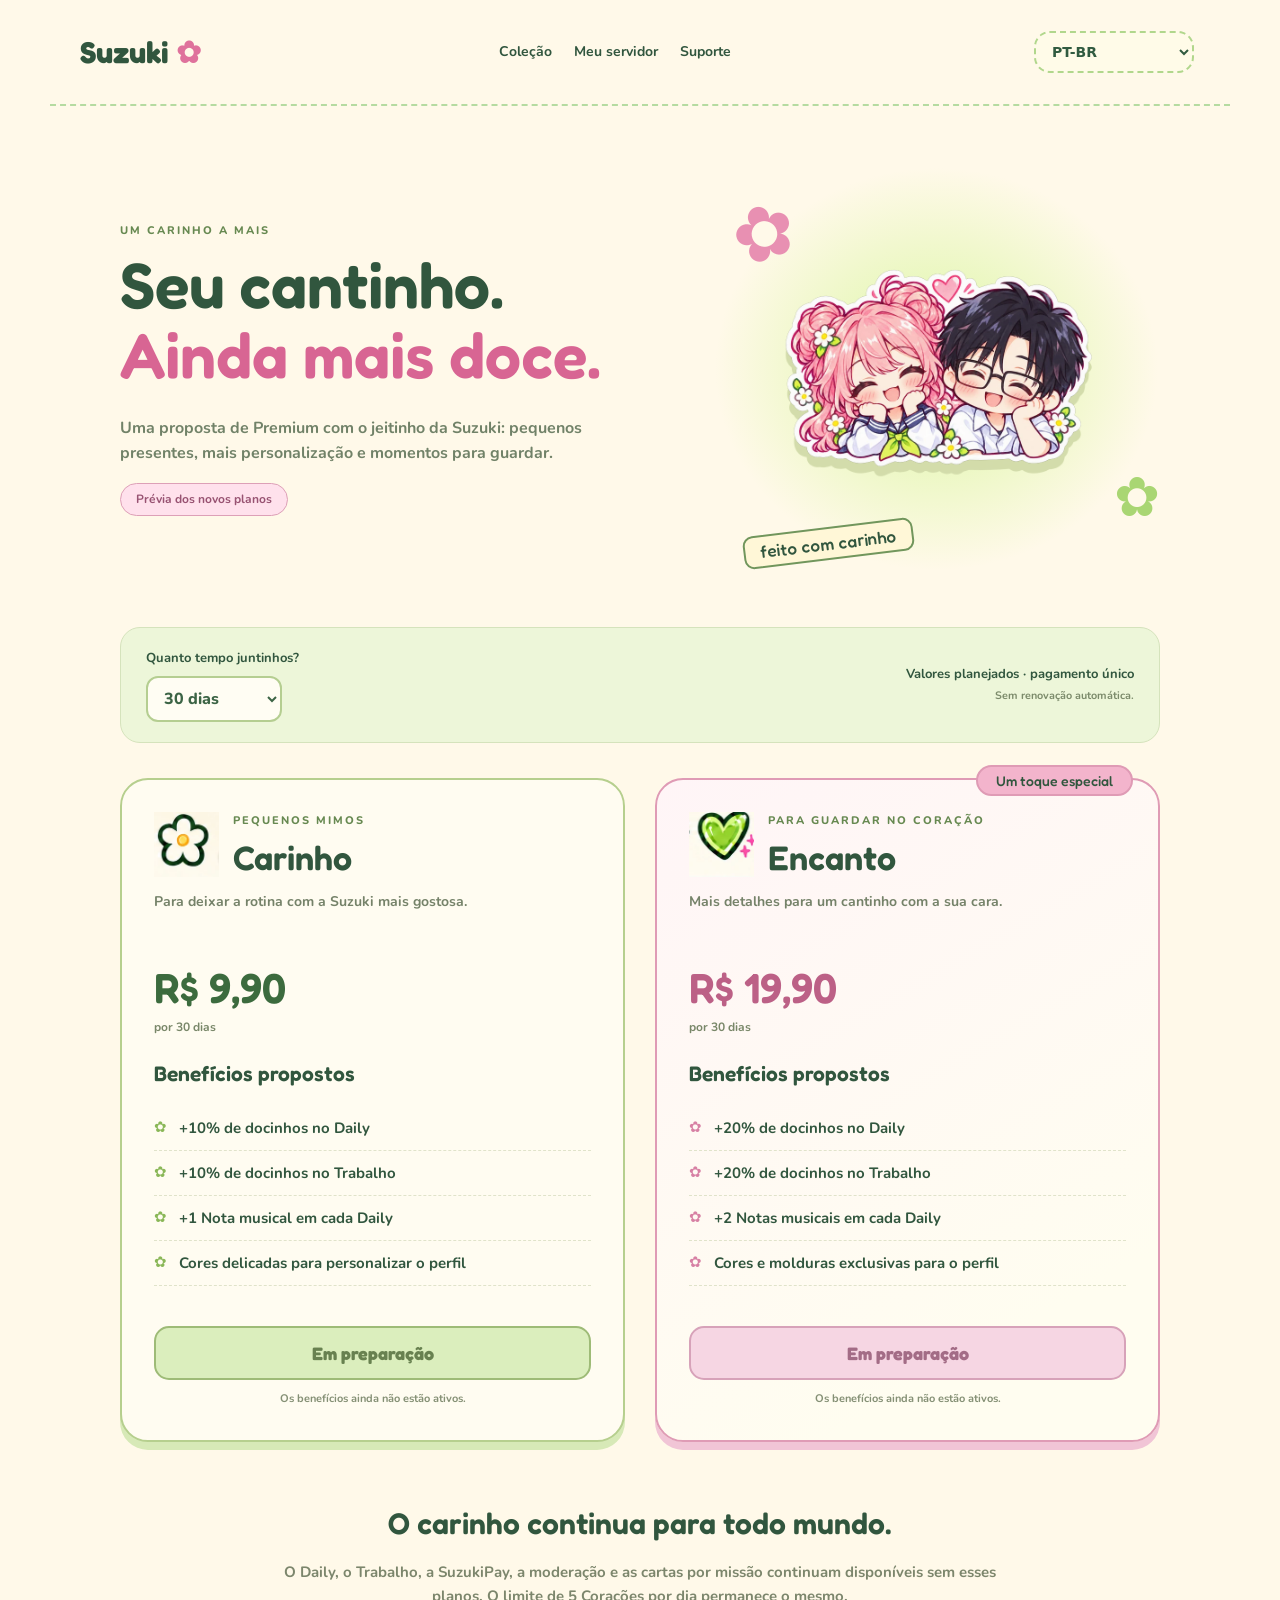
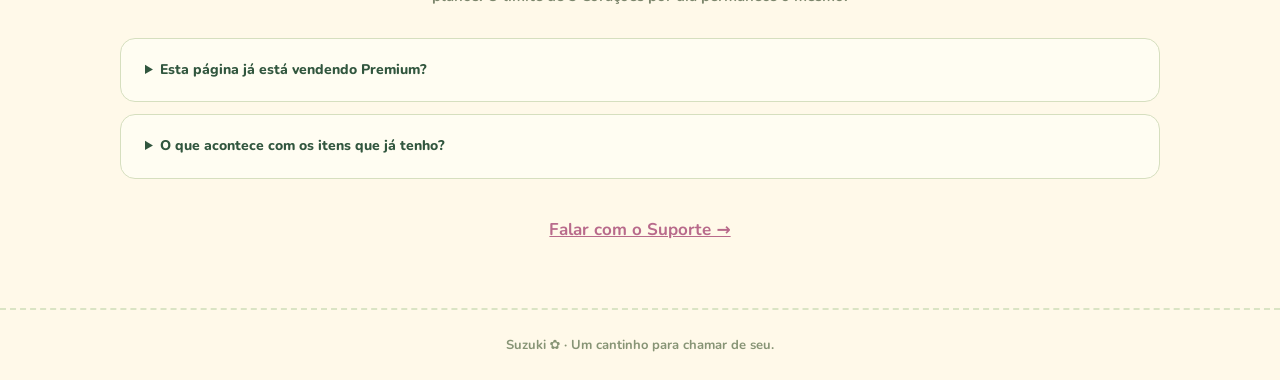
<file: premium.html>
<!doctype html><html lang="pt-BR"><head><meta charset="utf-8"><script src="site-loader.js?v=heart-1"></script><meta name="viewport" content="width=device-width,initial-scale=1"><title>Premium · Suzuki</title><link rel="stylesheet" href="premium.css?v=1"></head><body><header><a href="./">Suzuki <span>✿</span></a><nav><a href="./#colecao">Coleção</a><a href="https://suzuki-store.alexmarqueslogin.workers.dev/servidores">Meu servidor</a><a href="./#suporte">Suporte</a></nav></header><main><section class="premium-hero"><div><p class="eyebrow">UM CARINHO A MAIS</p><h1>Seu cantinho.<br><em>Ainda mais doce.</em></h1><p>Uma proposta de Premium com o jeitinho da Suzuki: pequenos presentes, mais personalização e momentos para guardar.</p><span class="preview-badge">Prévia dos novos planos</span></div><div class="premium-illustration" aria-hidden="true"><span class="flower flower-one">✿</span><span class="flower flower-two">✿</span><img src="profile-stickers/suzuki_tani.webp?v=2" alt=""><span class="little-note">feito com carinho</span></div></section><section class="plan-tools" aria-label="Duração dos planos"><div><label for="months">Quanto tempo juntinhos?</label><select id="months"><option value="1">30 dias</option><option value="3">90 dias</option><option value="6">180 dias</option><option value="12">360 dias</option></select></div><p>Valores planejados · pagamento único<br><small>Sem renovação automática.</small></p></section><section class="plans" aria-label="Propostas de planos Premium"><article class="plan carinho"><div class="plan-heading"><img src="profile-badges/flor.webp?v=3" alt="" width="65" height="65"><div><p class="eyebrow">PEQUENOS MIMOS</p><h2>Carinho</h2></div></div><p class="plan-description">Para deixar a rotina com a Suzuki mais gostosa.</p><p class="price"><strong data-price="990">R$ 9,90</strong><span data-duration>por 30 dias</span></p><h3>Benefícios propostos</h3><ul><li><b>+10% de docinhos</b> no Daily</li><li><b>+10% de docinhos</b> no Trabalho</li><li><b>+1 Nota musical</b> em cada Daily</li><li><b>Cores delicadas</b> para personalizar o perfil</li></ul><button type="button" disabled>Em preparação</button><p class="plan-note">Os benefícios ainda não estão ativos.</p></article><article class="plan encanto"><span class="plan-ribbon">Um toque especial</span><div class="plan-heading"><img src="profile-badges/coracao.webp?v=3" alt="" width="65" height="65"><div><p class="eyebrow">PARA GUARDAR NO CORAÇÃO</p><h2>Encanto</h2></div></div><p class="plan-description">Mais detalhes para um cantinho com a sua cara.</p><p class="price"><strong data-price="1990">R$ 19,90</strong><span data-duration>por 30 dias</span></p><h3>Benefícios propostos</h3><ul><li><b>+20% de docinhos</b> no Daily</li><li><b>+20% de docinhos</b> no Trabalho</li><li><b>+2 Notas musicais</b> em cada Daily</li><li><b>Cores e molduras exclusivas</b> para o perfil</li></ul><button type="button" disabled>Em preparação</button><p class="plan-note">Os benefícios ainda não estão ativos.</p></article></section><section class="premium-info"><h2>O carinho continua para todo mundo.</h2><p>O Daily, o Trabalho, a SuzukiPay, a moderação e as cartas por missão continuam disponíveis sem esses planos. O limite de 5 Corações por dia permanece o mesmo.</p><details><summary>Esta página já está vendendo Premium?</summary><p>Ainda não. Esta é a prévia dos valores e benefícios planejados. Nenhuma cobrança ou assinatura é criada aqui.</p></details><details><summary>O que acontece com os itens que já tenho?</summary><p>As suas compras e a coleção atual continuam suas. Estes planos são uma proposta separada dos itens já vendidos na Loja.</p></details><a href="./#suporte">Falar com o Suporte →</a></section></main><footer>Suzuki ✿ · Um cantinho para chamar de seu.</footer><script>const select=document.getElementById('months');select.onchange=()=>{const months=Number(select.value);for(const p of document.querySelectorAll('[data-price]'))p.textContent=(Number(p.dataset.price)*months/100).toLocaleString('pt-BR',{style:'currency',currency:'BRL'});for(const p of document.querySelectorAll('[data-duration]'))p.textContent='por '+(months*30)+' dias'};</script><script defer id="suzuki-shared-i18n" src="https://himawwary.github.io/suzukibot/site-i18n.js?v=20261021-sitewide"></script>
</body></html>
</file>
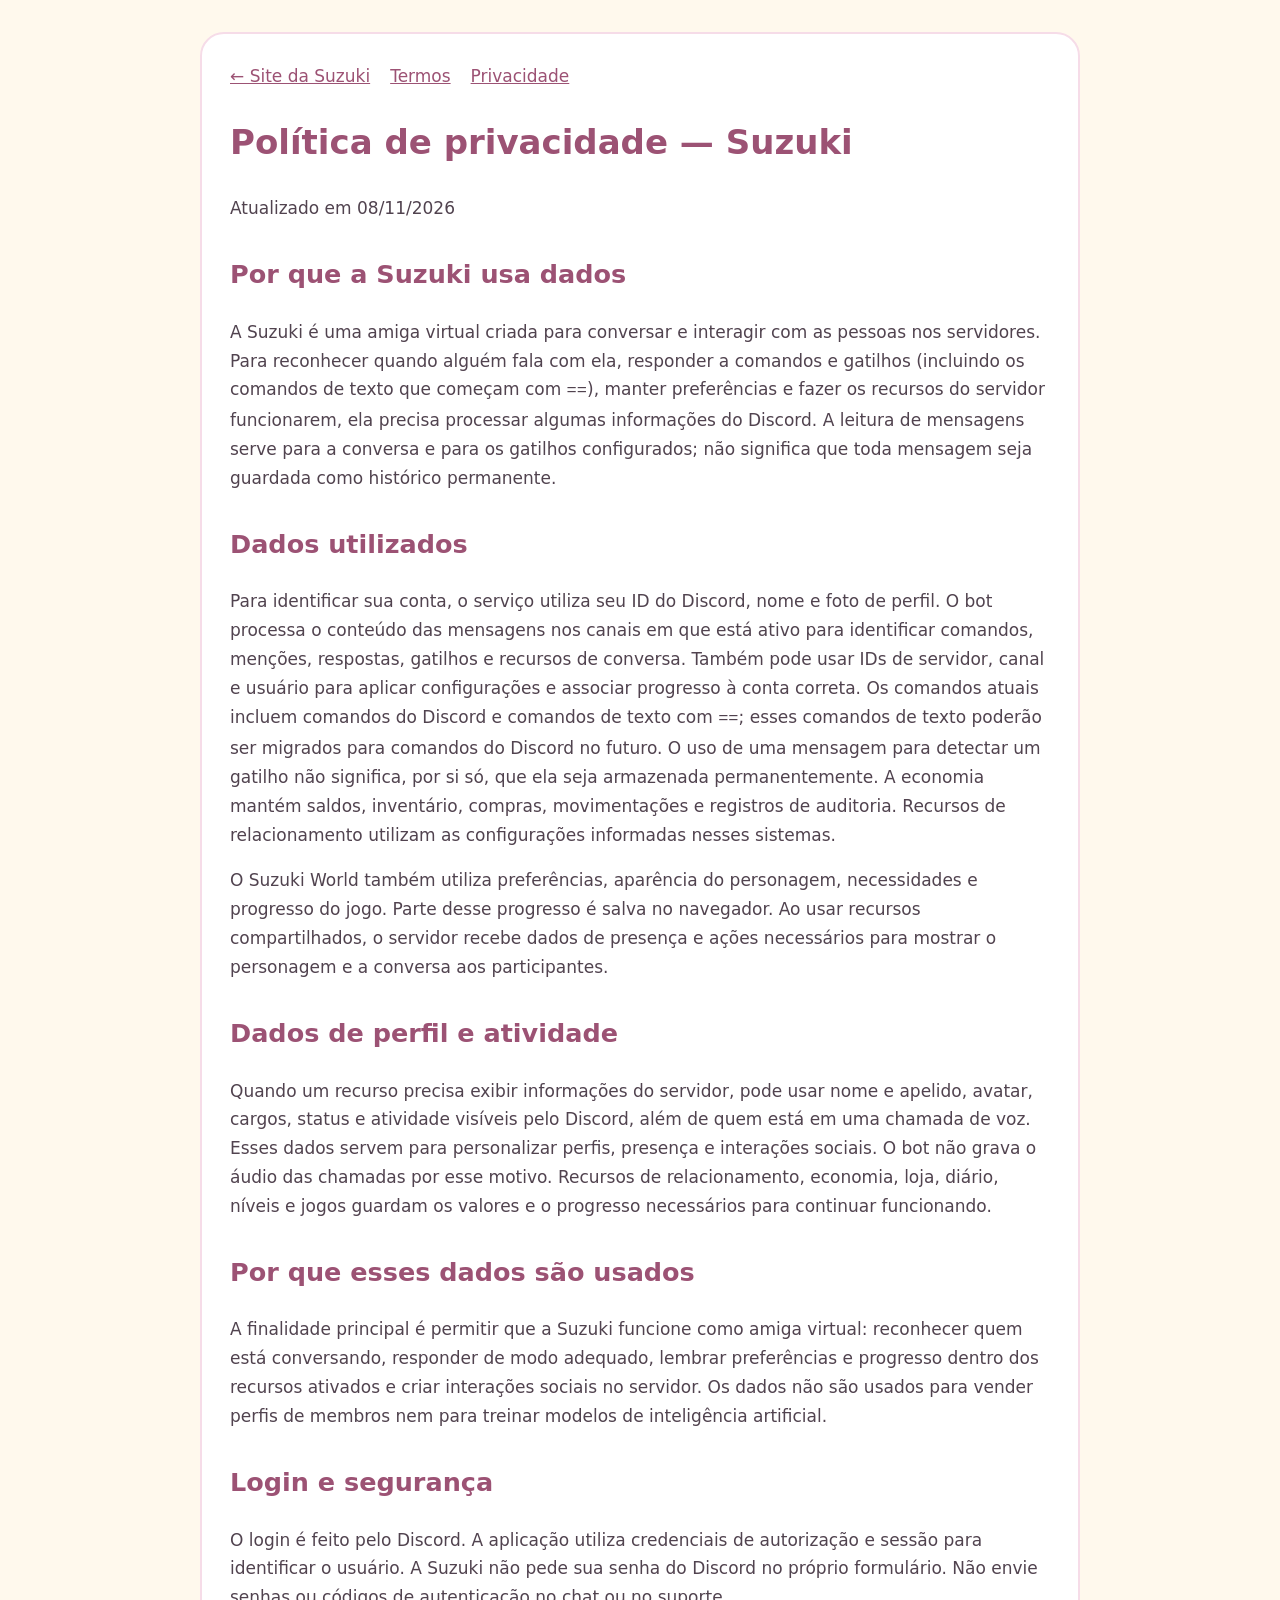
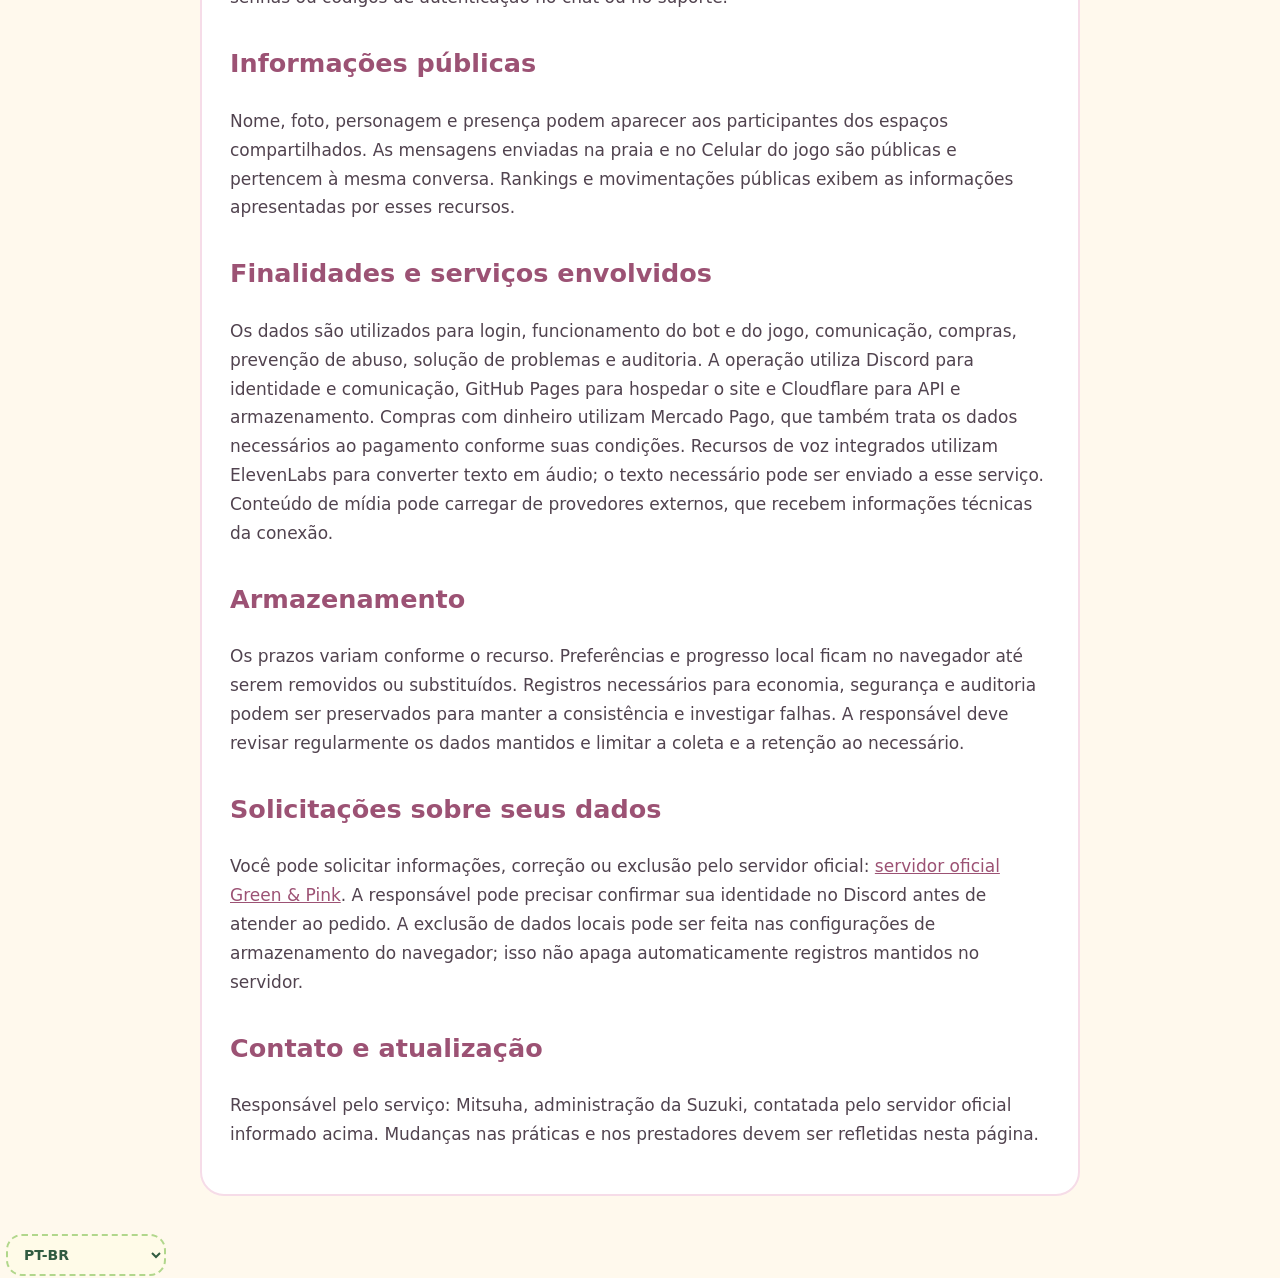
<file: privacidade.html>
<!doctype html><html lang="pt-BR"><meta charset="utf-8"><script src="site-loader.js?v=heart-1"></script><meta name="viewport" content="width=device-width,initial-scale=1"><title>Política de privacidade — Suzuki</title><style>body{margin:0;background:#fff9ed;color:#51434f;font:17px/1.7 system-ui}main{max-width:820px;margin:32px auto;padding:28px;background:white;border:2px solid #f6dce8;border-radius:24px}h1,h2,a{color:#9c5274}h2{margin-top:30px}nav{display:flex;gap:20px;flex-wrap:wrap}@media(max-width:600px){main{margin:12px;padding:18px}}</style><main><nav><a href="./">← Site da Suzuki</a><a href="termos.html">Termos</a><a href="privacidade.html">Privacidade</a></nav><h1>Política de privacidade — Suzuki</h1><p>Atualizado em 08/11/2026</p><h2>Por que a Suzuki usa dados</h2><p>A Suzuki é uma amiga virtual criada para conversar e interagir com as pessoas nos servidores. Para reconhecer quando alguém fala com ela, responder a comandos e gatilhos (incluindo os comandos de texto que começam com <code>==</code>), manter preferências e fazer os recursos do servidor funcionarem, ela precisa processar algumas informações do Discord. A leitura de mensagens serve para a conversa e para os gatilhos configurados; não significa que toda mensagem seja guardada como histórico permanente.</p><h2>Dados utilizados</h2><p>Para identificar sua conta, o serviço utiliza seu ID do Discord, nome e foto de perfil. O bot processa o conteúdo das mensagens nos canais em que está ativo para identificar comandos, menções, respostas, gatilhos e recursos de conversa. Também pode usar IDs de servidor, canal e usuário para aplicar configurações e associar progresso à conta correta. Os comandos atuais incluem comandos do Discord e comandos de texto com <code>==</code>; esses comandos de texto poderão ser migrados para comandos do Discord no futuro. O uso de uma mensagem para detectar um gatilho não significa, por si só, que ela seja armazenada permanentemente. A economia mantém saldos, inventário, compras, movimentações e registros de auditoria. Recursos de relacionamento utilizam as configurações informadas nesses sistemas.</p><p>O Suzuki World também utiliza preferências, aparência do personagem, necessidades e progresso do jogo. Parte desse progresso é salva no navegador. Ao usar recursos compartilhados, o servidor recebe dados de presença e ações necessários para mostrar o personagem e a conversa aos participantes.</p><h2>Dados de perfil e atividade</h2><p>Quando um recurso precisa exibir informações do servidor, pode usar nome e apelido, avatar, cargos, status e atividade visíveis pelo Discord, além de quem está em uma chamada de voz. Esses dados servem para personalizar perfis, presença e interações sociais. O bot não grava o áudio das chamadas por esse motivo. Recursos de relacionamento, economia, loja, diário, níveis e jogos guardam os valores e o progresso necessários para continuar funcionando.</p><h2>Por que esses dados são usados</h2><p>A finalidade principal é permitir que a Suzuki funcione como amiga virtual: reconhecer quem está conversando, responder de modo adequado, lembrar preferências e progresso dentro dos recursos ativados e criar interações sociais no servidor. Os dados não são usados para vender perfis de membros nem para treinar modelos de inteligência artificial.</p><h2>Login e segurança</h2><p>O login é feito pelo Discord. A aplicação utiliza credenciais de autorização e sessão para identificar o usuário. A Suzuki não pede sua senha do Discord no próprio formulário. Não envie senhas ou códigos de autenticação no chat ou no suporte.</p><h2>Informações públicas</h2><p>Nome, foto, personagem e presença podem aparecer aos participantes dos espaços compartilhados. As mensagens enviadas na praia e no Celular do jogo são públicas e pertencem à mesma conversa. Rankings e movimentações públicas exibem as informações apresentadas por esses recursos.</p><h2>Finalidades e serviços envolvidos</h2><p>Os dados são utilizados para login, funcionamento do bot e do jogo, comunicação, compras, prevenção de abuso, solução de problemas e auditoria. A operação utiliza Discord para identidade e comunicação, GitHub Pages para hospedar o site e Cloudflare para API e armazenamento. Compras com dinheiro utilizam Mercado Pago, que também trata os dados necessários ao pagamento conforme suas condições. Recursos de voz integrados utilizam ElevenLabs para converter texto em áudio; o texto necessário pode ser enviado a esse serviço. Conteúdo de mídia pode carregar de provedores externos, que recebem informações técnicas da conexão.</p><h2>Armazenamento</h2><p>Os prazos variam conforme o recurso. Preferências e progresso local ficam no navegador até serem removidos ou substituídos. Registros necessários para economia, segurança e auditoria podem ser preservados para manter a consistência e investigar falhas. A responsável deve revisar regularmente os dados mantidos e limitar a coleta e a retenção ao necessário.</p><h2>Solicitações sobre seus dados</h2><p>Você pode solicitar informações, correção ou exclusão pelo servidor oficial: <a href="https://bit.ly/ConvitePink">servidor oficial Green &amp; Pink</a>. A responsável pode precisar confirmar sua identidade no Discord antes de atender ao pedido. A exclusão de dados locais pode ser feita nas configurações de armazenamento do navegador; isso não apaga automaticamente registros mantidos no servidor.</p><h2>Contato e atualização</h2><p>Responsável pelo serviço: Mitsuha, administração da Suzuki, contatada pelo servidor oficial informado acima. Mudanças nas práticas e nos prestadores devem ser refletidas nesta página.</p></main><script defer id="suzuki-shared-i18n" src="https://himawwary.github.io/suzukibot/site-i18n.js?v=20261021-sitewide"></script>
</html>
</file>
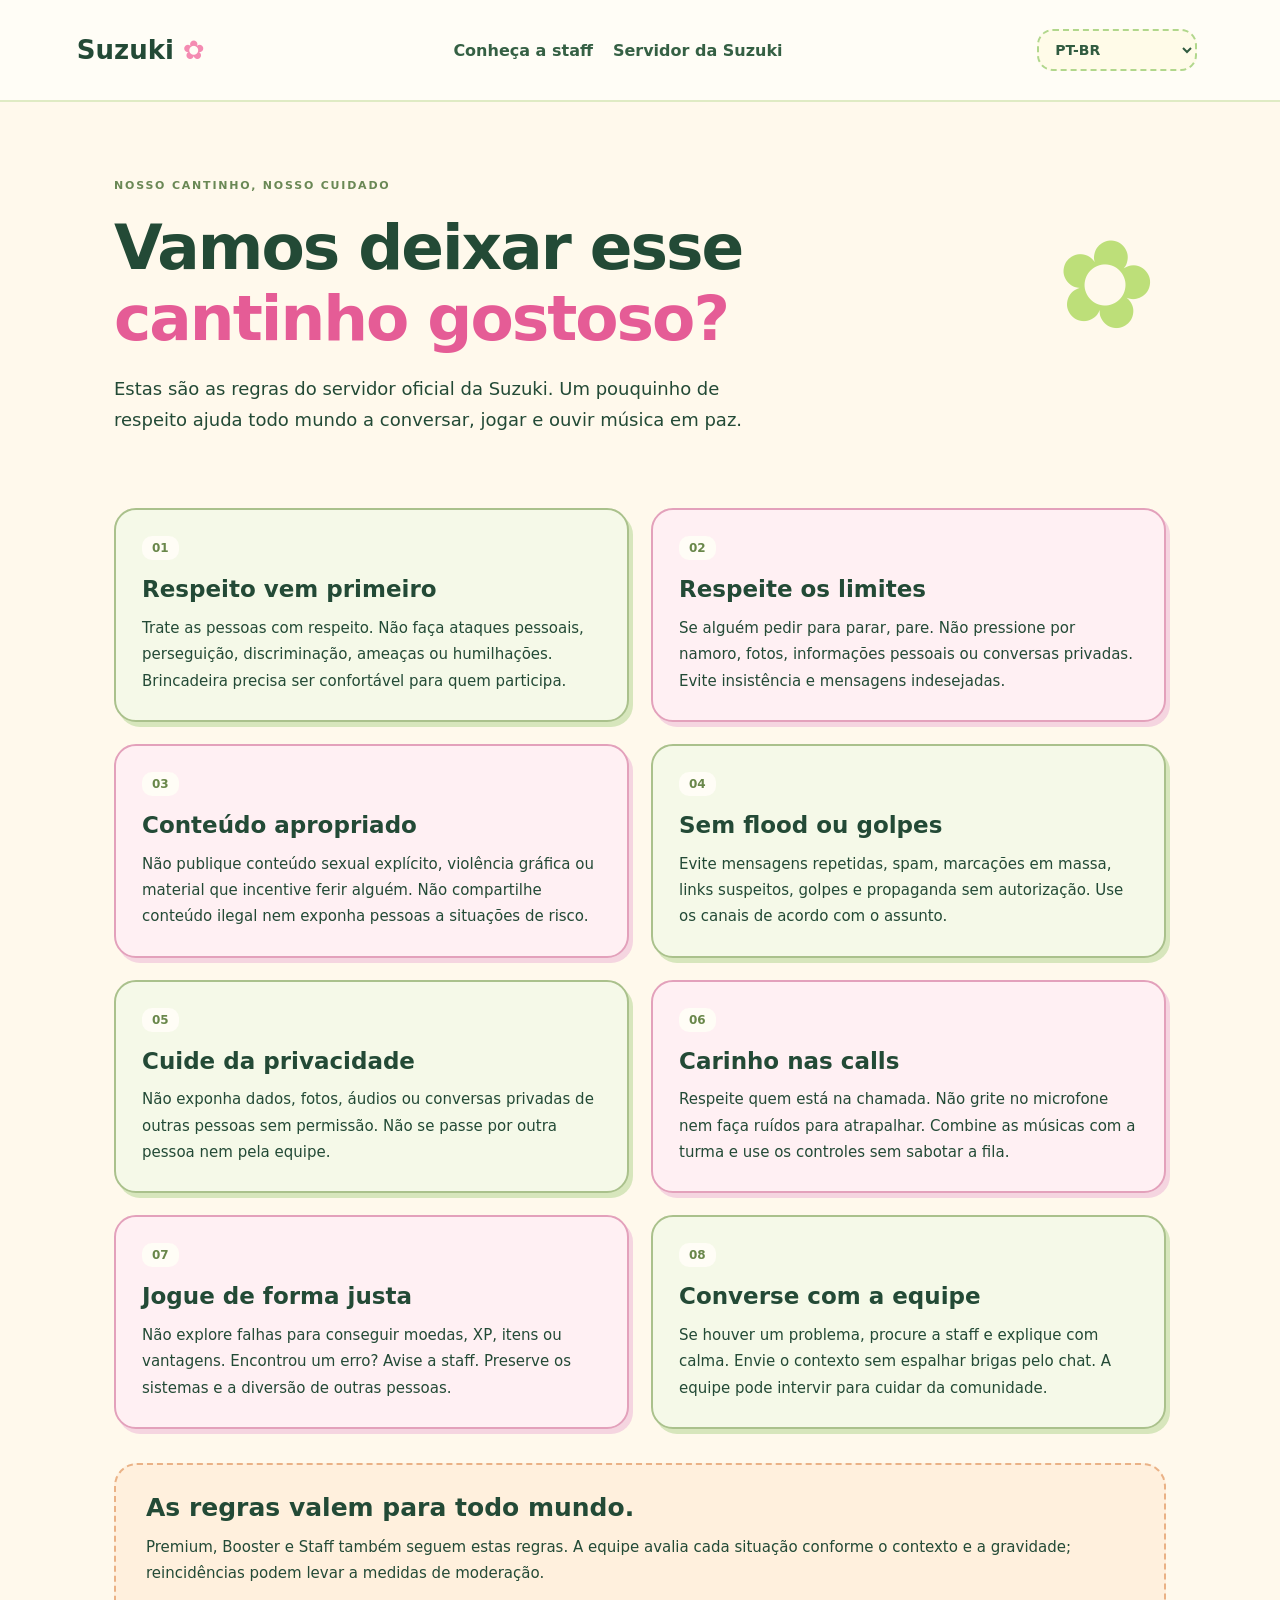
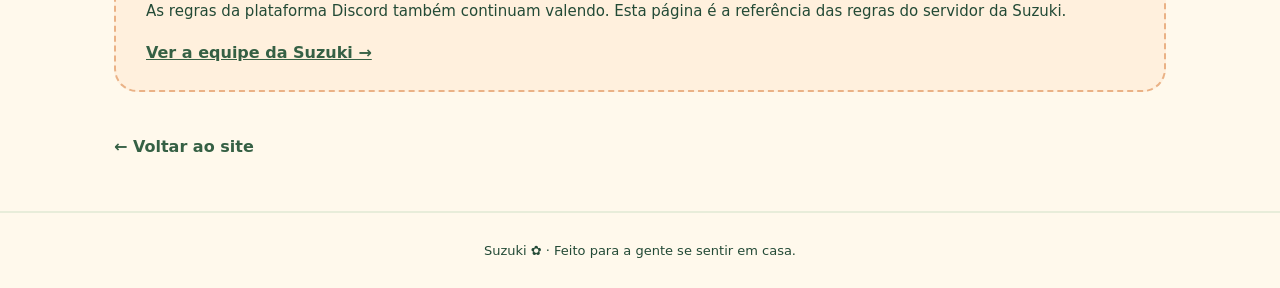
<file: regras.html>
<!doctype html><html lang="pt-BR"><head><meta charset="utf-8"><script src="site-loader.js?v=heart-1"></script><meta name="viewport" content="width=device-width,initial-scale=1"><title>Regras do servidor · Suzuki</title><link rel="stylesheet" href="regras.css?v=1"></head><body><header><a href="./">Suzuki <span>✿</span></a><nav><a href="./#staff">Conheça a staff</a><a href="./#suporte">Servidor da Suzuki</a></nav></header><main><section class="rules-hero"><span class="eyebrow">NOSSO CANTINHO, NOSSO CUIDADO</span><h1>Vamos deixar esse<br><em>cantinho gostoso?</em></h1><p>Estas são as regras do servidor oficial da Suzuki. Um pouquinho de respeito ajuda todo mundo a conversar, jogar e ouvir música em paz.</p><span class="flower" aria-hidden="true">✿</span></section><section class="rules-grid" aria-label="Regras da comunidade"><article><span>01</span><h2>Respeito vem primeiro</h2><p>Trate as pessoas com respeito. Não faça ataques pessoais, perseguição, discriminação, ameaças ou humilhações. Brincadeira precisa ser confortável para quem participa.</p></article><article><span>02</span><h2>Respeite os limites</h2><p>Se alguém pedir para parar, pare. Não pressione por namoro, fotos, informações pessoais ou conversas privadas. Evite insistência e mensagens indesejadas.</p></article><article><span>03</span><h2>Conteúdo apropriado</h2><p>Não publique conteúdo sexual explícito, violência gráfica ou material que incentive ferir alguém. Não compartilhe conteúdo ilegal nem exponha pessoas a situações de risco.</p></article><article><span>04</span><h2>Sem flood ou golpes</h2><p>Evite mensagens repetidas, spam, marcações em massa, links suspeitos, golpes e propaganda sem autorização. Use os canais de acordo com o assunto.</p></article><article><span>05</span><h2>Cuide da privacidade</h2><p>Não exponha dados, fotos, áudios ou conversas privadas de outras pessoas sem permissão. Não se passe por outra pessoa nem pela equipe.</p></article><article><span>06</span><h2>Carinho nas calls</h2><p>Respeite quem está na chamada. Não grite no microfone nem faça ruídos para atrapalhar. Combine as músicas com a turma e use os controles sem sabotar a fila.</p></article><article><span>07</span><h2>Jogue de forma justa</h2><p>Não explore falhas para conseguir moedas, XP, itens ou vantagens. Encontrou um erro? Avise a staff. Preserve os sistemas e a diversão de outras pessoas.</p></article><article><span>08</span><h2>Converse com a equipe</h2><p>Se houver um problema, procure a staff e explique com calma. Envie o contexto sem espalhar brigas pelo chat. A equipe pode intervir para cuidar da comunidade.</p></article></section><aside class="rules-note"><h2>As regras valem para todo mundo.</h2><p>Premium, Booster e Staff também seguem estas regras. A equipe avalia cada situação conforme o contexto e a gravidade; reincidências podem levar a medidas de moderação.</p><p>As regras da plataforma Discord também continuam valendo. Esta página é a referência das regras do servidor da Suzuki.</p><a href="./#staff">Ver a equipe da Suzuki →</a></aside><a class="back" href="./">← Voltar ao site</a></main><footer>Suzuki ✿ · Feito para a gente se sentir em casa.</footer><script defer id="suzuki-shared-i18n" src="https://himawwary.github.io/suzukibot/site-i18n.js?v=20261021-sitewide"></script>
</body></html>
</file>
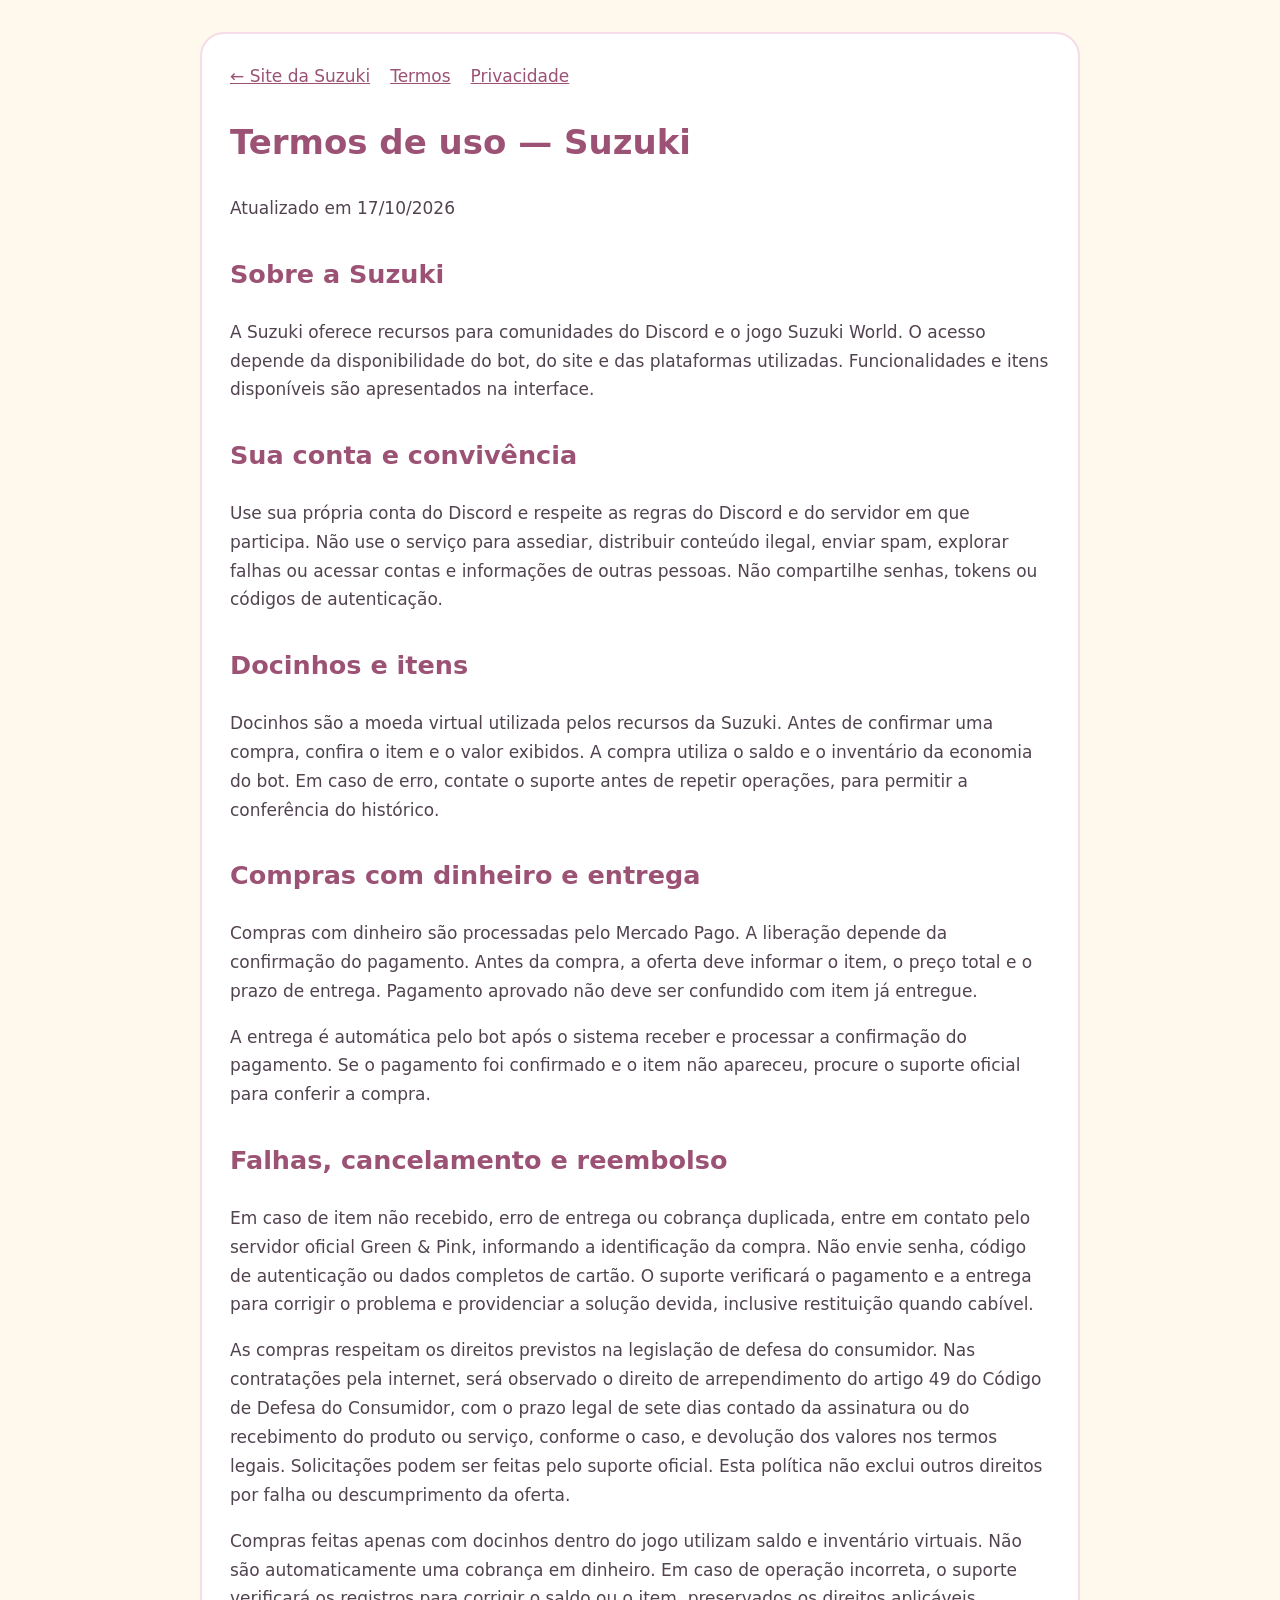
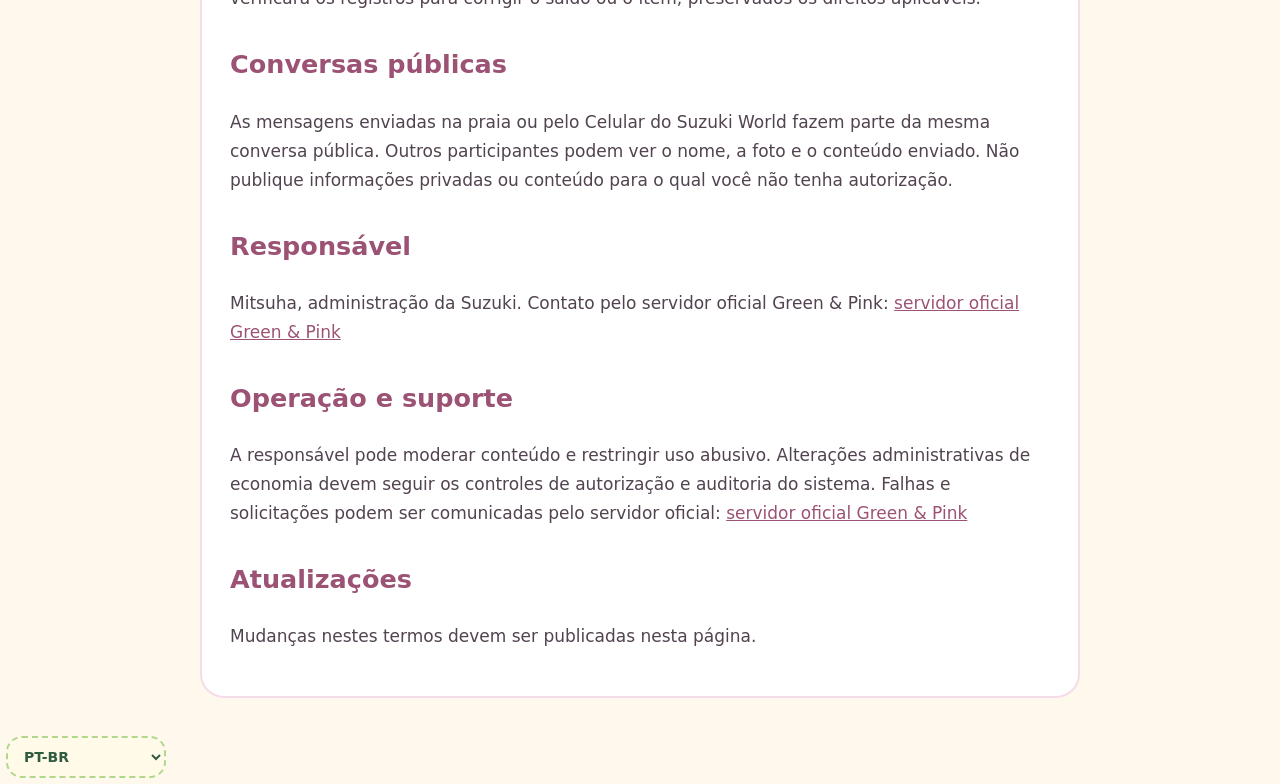
<file: termos.html>
<!doctype html><html lang="pt-BR"><meta charset="utf-8"><script src="site-loader.js?v=heart-1"></script><meta name="viewport" content="width=device-width,initial-scale=1"><title>Termos de uso — Suzuki</title><style>body{margin:0;background:#fff9ed;color:#51434f;font:17px/1.7 system-ui}main{max-width:820px;margin:32px auto;padding:28px;background:white;border:2px solid #f6dce8;border-radius:24px}h1,h2,a{color:#9c5274}h2{margin-top:30px}nav{display:flex;gap:20px;flex-wrap:wrap}@media(max-width:600px){main{margin:12px;padding:18px}}</style><main><nav><a href="./">← Site da Suzuki</a><a href="termos.html">Termos</a><a href="privacidade.html">Privacidade</a></nav><h1>Termos de uso — Suzuki</h1><p>Atualizado em 17/10/2026</p><h2>Sobre a Suzuki</h2><p>A Suzuki oferece recursos para comunidades do Discord e o jogo Suzuki World. O acesso depende da disponibilidade do bot, do site e das plataformas utilizadas. Funcionalidades e itens disponíveis são apresentados na interface.</p><h2>Sua conta e convivência</h2><p>Use sua própria conta do Discord e respeite as regras do Discord e do servidor em que participa. Não use o serviço para assediar, distribuir conteúdo ilegal, enviar spam, explorar falhas ou acessar contas e informações de outras pessoas. Não compartilhe senhas, tokens ou códigos de autenticação.</p><h2>Docinhos e itens</h2><p>Docinhos são a moeda virtual utilizada pelos recursos da Suzuki. Antes de confirmar uma compra, confira o item e o valor exibidos. A compra utiliza o saldo e o inventário da economia do bot. Em caso de erro, contate o suporte antes de repetir operações, para permitir a conferência do histórico.</p><h2>Compras com dinheiro e entrega</h2><p>Compras com dinheiro são processadas pelo Mercado Pago. A liberação depende da confirmação do pagamento. Antes da compra, a oferta deve informar o item, o preço total e o prazo de entrega. Pagamento aprovado não deve ser confundido com item já entregue.</p><p>A entrega é automática pelo bot após o sistema receber e processar a confirmação do pagamento. Se o pagamento foi confirmado e o item não apareceu, procure o suporte oficial para conferir a compra.</p><h2>Falhas, cancelamento e reembolso</h2><p>Em caso de item não recebido, erro de entrega ou cobrança duplicada, entre em contato pelo servidor oficial Green &amp; Pink, informando a identificação da compra. Não envie senha, código de autenticação ou dados completos de cartão. O suporte verificará o pagamento e a entrega para corrigir o problema e providenciar a solução devida, inclusive restituição quando cabível.</p><p>As compras respeitam os direitos previstos na legislação de defesa do consumidor. Nas contratações pela internet, será observado o direito de arrependimento do artigo 49 do Código de Defesa do Consumidor, com o prazo legal de sete dias contado da assinatura ou do recebimento do produto ou serviço, conforme o caso, e devolução dos valores nos termos legais. Solicitações podem ser feitas pelo suporte oficial. Esta política não exclui outros direitos por falha ou descumprimento da oferta.</p><p>Compras feitas apenas com docinhos dentro do jogo utilizam saldo e inventário virtuais. Não são automaticamente uma cobrança em dinheiro. Em caso de operação incorreta, o suporte verificará os registros para corrigir o saldo ou o item, preservados os direitos aplicáveis.</p><h2>Conversas públicas</h2><p>As mensagens enviadas na praia ou pelo Celular do Suzuki World fazem parte da mesma conversa pública. Outros participantes podem ver o nome, a foto e o conteúdo enviado. Não publique informações privadas ou conteúdo para o qual você não tenha autorização.</p><h2>Responsável</h2><p>Mitsuha, administração da Suzuki. Contato pelo servidor oficial Green &amp; Pink: <a href="https://bit.ly/ConvitePink">servidor oficial Green &amp; Pink</a></p><h2>Operação e suporte</h2><p>A responsável pode moderar conteúdo e restringir uso abusivo. Alterações administrativas de economia devem seguir os controles de autorização e auditoria do sistema. Falhas e solicitações podem ser comunicadas pelo servidor oficial: <a href="https://bit.ly/ConvitePink">servidor oficial Green &amp; Pink</a></p><h2>Atualizações</h2><p>Mudanças nestes termos devem ser publicadas nesta página.</p></main><script defer id="suzuki-shared-i18n" src="https://himawwary.github.io/suzukibot/site-i18n.js?v=20261021-sitewide"></script>
</html>
</file>
<file: world/style.css>
:root{--green:#245f48;--pink:#ed8fb8;--cream:#fff9e9;--lime:#daefb3;--ink:#453641}*{box-sizing:border-box}body{margin:0;color:var(--ink);font-family:'Segoe UI',Arial,sans-serif;background:#f7f4e8}header{height:76px;padding:0 5vw;display:flex;align-items:center;gap:24px;border-bottom:1px solid #e0e3ce;background:#fffdf4}.brand{font-size:25px;font-weight:900;letter-spacing:-1.4px;text-decoration:none;color:var(--green)}.brand span{font-weight:500;color:#ce608f;margin-left:5px}.brand i{font-style:normal;font-size:18px;color:#d885aa;margin-left:5px}.edition{font-size:12px;color:#77746e}header button{margin-left:auto}button,input{font:inherit}button{cursor:pointer;background:#fffdf5;color:var(--green);border:1px solid #c8d4c1;border-radius:13px;padding:10px 17px;font-weight:700;transition:transform .15s,background .15s}button:hover{background:#ecf3db;transform:translateY(-1px)}button:disabled{opacity:.5;cursor:default}button:focus-visible,input:focus-visible{outline:3px solid #d77ea7;outline-offset:3px}.small{font-size:12px;padding:9px 14px}main{max-width:1440px;margin:auto;padding:22px 4vw 12px}.game-top{display:flex;justify-content:space-between;gap:16px;align-items:center;margin-bottom:14px}nav{display:flex;gap:5px;background:#e9edde;border-radius:16px;padding:5px}nav button{border:0;background:transparent;font-size:13px}nav button.active{background:#fffdf5;box-shadow:0 2px 5px #294b4012;color:#245f48}.connection{display:flex;align-items:center;gap:7px;font-size:11px;color:#6f7f70}#connection-dot{width:7px;height:7px;border-radius:50%;background:#dcb885}#connection-dot.online{background:#6ea879}.world-wrap{position:relative;border-radius:26px;overflow:hidden;box-shadow:0 12px 45px #435d4520;border:1px solid #c9d6b9;background:#c9e4d4;line-height:0}canvas{display:block;width:100%;height:auto;touch-action:none;cursor:pointer;outline:none}#scene-label{position:absolute;top:18px;left:22px;font-size:12px;font-weight:800;line-height:1;background:#fffdf1e8;padding:12px 18px;border-radius:14px;color:var(--green);letter-spacing:.2px;pointer-events:none}#tip{position:absolute;bottom:14px;left:50%;transform:translateX(-50%);font-size:11px;line-height:1.4;white-space:nowrap;padding:9px 16px;border-radius:13px;background:#fffdf0e5;color:#65745b;pointer-events:none}#toast{position:absolute;top:22px;left:50%;max-width:60%;transform:translateX(-50%);font-size:14px;line-height:1.5;padding:12px 18px;background:#fff5c8;color:#5d5944;border-radius:16px;box-shadow:0 5px 20px #58443b20;pointer-events:none;opacity:0;transition:opacity .2s}#toast.visible{opacity:1}.below{display:flex;gap:20px;justify-content:space-between;align-items:center;margin-top:17px}#needs{display:flex;gap:15px;flex:1}.need{width:86px}.need span{display:block;font-size:10px;font-weight:700;color:#67715c;margin-bottom:6px}.need-bar{height:6px;border-radius:10px;background:#e4e4d5;overflow:hidden}.need-fill{height:100%;border-radius:10px;background:#8cba91;transition:width .8s}.need:nth-child(2n) .need-fill{background:#d894b1}.tools{display:flex;gap:7px}.tools button{font-size:11px;padding:9px 12px}.tools button:first-child{background:#fce5ee}.tools button span{margin-left:4px;font-weight:500}.social{display:flex;gap:22px;align-items:center;margin-top:18px;padding:14px 17px;background:#fffdf4;border:1px solid #e3e3d3;border-radius:16px}#chat-log{flex:1;max-height:48px;overflow:auto;font-size:11px;color:#6b7468;line-height:1.6}#chat-log strong{color:#386d54}#chat{display:flex;gap:8px;flex:1}input{border:1px solid #ced6c4;border-radius:12px;padding:11px 13px;background:#fffdf7;min-width:0;color:#453641}#chat input{flex:1;font-size:12px}#chat button{font-size:12px}.test-note{text-align:center;color:#8c8e80;font-size:10px;margin:13px 0 0}dialog{border:1px solid #dcc7c0;border-radius:28px;max-width:min(470px,92vw);padding:34px;color:var(--ink);background:#fff9ed;box-shadow:0 20px 80px #2b49402e}dialog::backdrop{background:#2b483a55;backdrop-filter:blur(5px)}.modal-kicker{font-size:9px;font-weight:900;letter-spacing:2px;color:#53836a;margin-bottom:14px}h1{font-size:46px;line-height:1.05;letter-spacing:-2px;margin:0 0 16px;color:var(--green)}h1 em{font-style:normal;color:#d576a2}dialog p{font-size:13px;color:#7a786b;line-height:1.7}dialog label{display:block;font-size:11px;font-weight:800;margin:18px 0 7px}dialog>input{width:100%}.primary{background:#2b7155;color:#fffdf2;width:100%;margin:22px 0 12px;padding:14px 18px;display:flex;justify-content:space-between}.primary:hover{background:#3f896a}dialog small{display:block;font-size:9px;text-align:center;color:#8d887d}.palette-line{display:flex;align-items:center;gap:7px;margin-top:12px}.palette-line>span{font-size:10px;width:55px}.swatch{width:25px;height:25px;padding:0;border-radius:50%;border:3px solid #fff7e9;outline:1px solid #d7d5c4}.swatch.selected{outline:2px solid #356b4d}.hair-choice{font-size:10px;padding:5px 9px}.close{position:absolute;right:16px;top:14px;border:0;background:none;font-size:22px;padding:0 7px}h2{font-size:30px;color:var(--green);letter-spacing:-1px;line-height:1.1}#quest-list{padding:0;list-style:none}#quest-list li{margin:12px 0;padding:12px 15px;background:#f3eddc;border-radius:13px;font-size:13px}#quest-list li.done{background:#e2efd4;color:#346e4b}.reward{background:#f9e4ed;border-radius:15px;padding:12px 15px}#inventory-list{display:flex;flex-wrap:wrap;gap:8px}#inventory-list button{font-size:12px}.sr{position:absolute;width:1px;height:1px;overflow:hidden;clip:rect(0,0,0,0)}[hidden]{display:none!important}@media(max-width:800px){header{height:58px;padding:0 16px;gap:10px}.brand{font-size:20px}.edition{display:none}main{padding:12px 10px}.game-top{gap:8px}nav button{font-size:11px;padding:8px 11px}.connection{font-size:9px}.world-wrap{border-radius:18px}.below{display:block}#needs{gap:12px}.need{flex:1}.tools{margin-top:12px;justify-content:center}.social{display:block;padding:10px}#chat{margin-top:8px}#tip{font-size:8px;bottom:8px;padding:6px 9px}#scene-label{font-size:9px;top:10px;left:10px;padding:8px 10px}#toast{font-size:10px;top:10px}dialog{padding:27px}h1{font-size:40px}}@media(max-width:500px){canvas{min-height:310px;object-fit:contain}.connection{max-width:110px}#tip{display:none}#needs{gap:9px}}

.emotion-tray{display:flex;align-items:center;justify-content:center;gap:12px;margin:14px auto 0;padding:10px 20px;border-radius:24px;background:#fff7d7;border:2px solid #e9d8ab;box-shadow:0 5px 0 #e6d6b04a;max-width:710px}.emotion-tray>span{font-size:12px;font-weight:800;color:#866f57}.emotion-tray button{font-size:27px;line-height:1;padding:5px;width:45px;height:45px;border:2px solid transparent;border-radius:50%;background:#fffdf0}.emotion-tray button[aria-pressed=true]{background:#f8d3e0;border-color:#b77798;transform:translateY(-4px)}.emotion-tray small{font-size:10px;max-width:100px;color:#8b7b66}.world-wrap{border:4px solid #e9d6ae;box-shadow:0 9px 0 #d7bd9944,0 18px 40px #55654c1a}body{background:radial-gradient(ellipse at 15% 15%,#f6edcf,transparent 45%),#f3f4df}main{max-width:1560px;padding-top:16px}.game-top nav{background:#e2ead2}.game-top nav button.active{background:#fff5d6}.need-bar{height:8px}.tools button{border-bottom-width:3px}@media(max-width:650px){.emotion-tray{gap:5px;padding:8px;flex-wrap:wrap}.emotion-tray>span{font-size:10px}.emotion-tray small{display:none}.emotion-tray button{width:35px;height:35px;font-size:23px}}

#welcome{max-width:min(840px,94vw);max-height:90vh;overflow:auto}.cast-heading{font-size:18px;color:#416950;margin:24px 0 0}.cast-intro{font-size:11px}.character-list{display:grid;grid-template-columns:repeat(5,minmax(0,1fr));gap:9px}.character-option{min-width:0;display:flex;flex-direction:column;align-items:center;padding:8px 4px;background:#fffdf2;border:2px solid #e5d9c0;border-radius:17px}.character-option img{width:100%;height:120px;object-fit:contain;pointer-events:none}.character-option strong{font-size:12px;margin-top:4px}.character-option small{font-size:8px;line-height:1.3;min-height:22px;margin-top:4px}.character-option[aria-pressed=true]{background:#f9e1eb;border-color:#c179a0;box-shadow:0 3px 0 #dba0be}.custom-details{font-size:12px;color:#6a735d;margin-top:20px}.custom-details summary{cursor:pointer;padding:12px;background:#eaf0dc;border-radius:12px}@media(max-width:600px){.character-list{grid-template-columns:repeat(3,minmax(0,1fr))}.character-option img{height:110px}#welcome{padding:24px}.cast-intro{font-size:10px}}

header{gap:10px}header #world-wallet{margin-left:auto;background:#fff1c5}header #customize{margin-left:0}#world-shop-open{background:#f8d5e4}#world-shop{width:min(900px,95vw);max-width:900px;max-height:90vh;overflow:auto}#world-shop h2{margin-top:10px}#world-shop-balance{padding:14px;background:#fff0bc;border-radius:12px;font-weight:800}#world-shop-tabs{display:flex;gap:7px;flex-wrap:wrap;margin:15px 0}#world-products{display:grid;grid-template-columns:repeat(3,minmax(0,1fr));gap:12px}.shop-product{display:flex;align-items:center;flex-direction:column;background:#fffdf3;border:2px solid #e4d4bd;border-radius:18px;padding:12px;gap:10px;text-align:center}.shop-product img{height:170px;width:100%;object-fit:contain}.shop-product strong{font-size:13px}.shop-product>span{font-weight:800;color:#87622e;font-size:14px}.shop-product button{font-size:12px}.shop-item-icon{height:120px;display:grid;place-items:center;font-size:65px}.shop-footnote{font-size:10px}#world-shop-status{min-height:30px}#world-login{color:#a65d8d;font-weight:800}@media(max-width:650px){header .brand{font-size:16px}header button{font-size:10px;padding:7px 8px}#world-products{grid-template-columns:repeat(2,minmax(0,1fr))}.shop-product img{height:130px}}

#beach-activities{display:flex;justify-content:center;gap:10px;flex-wrap:wrap;margin-top:16px}#beach-activities button{background:#fff1d5;font-size:12px}

/* The expressions sit beside the scene, including on narrow screens. */
.play-stage{display:grid;grid-template-columns:minmax(0,1fr)82px;align-items:stretch;gap:12px}.play-stage .emotion-tray{margin:0;max-width:none;min-width:0;padding:12px 7px;flex-direction:column;gap:9px;border-radius:25px}.play-stage .emotion-tray>span{font-size:10px;text-align:center}.play-stage .emotion-tray small{display:block;text-align:center;max-width:66px;font-size:9px;line-height:1.35}.play-stage .emotion-tray button{flex:none}.play-stage .world-wrap{align-self:center}@media(max-width:650px){.play-stage{grid-template-columns:minmax(0,1fr)52px;gap:6px}.play-stage .emotion-tray{padding:7px 3px;gap:6px;border-radius:18px}.play-stage .emotion-tray>span{font-size:8px}.play-stage .emotion-tray small{display:none}.play-stage .emotion-tray button{width:34px;height:34px;font-size:23px}}
body.preview{margin:0;background:transparent;overflow:hidden}body.preview header,body.preview .game-top,body.preview .emotion-tray,body.preview .below,body.preview .social,body.preview .test-note,body.preview #beach-activities,body.preview #scene-label,body.preview #tip,body.preview #toast{display:none!important}body.preview main{padding:0;margin:0;max-width:none}body.preview .play-stage{display:block}body.preview .world-wrap{border:0;border-radius:0;box-shadow:none;background:transparent}body.preview canvas{min-height:0!important;width:100%;height:auto;display:block}

#world-wallet::before{content:'';display:inline-block;vertical-align:middle;width:25px;height:25px;margin-right:6px;background:url('https://cdn.discordapp.com/emojis/1553274800997404762.webp?size=96') center/contain no-repeat}.shop-product canvas{width:130px;height:150px;object-fit:contain;margin:auto}.wardrobe-items{display:grid;grid-template-columns:repeat(auto-fit,minmax(135px,1fr));gap:12px}.wardrobe-items button{display:flex;align-items:center;flex-direction:column}.wardrobe-items canvas{width:110px;height:125px}.fridge-items>div{display:flex;gap:15px;align-items:center;justify-content:space-between;margin:12px 0}.shop-product>span::after{content:'';display:inline-block;width:23px;height:23px;vertical-align:middle;margin-left:5px;background:url('https://cdn.discordapp.com/emojis/1553274800997404762.webp?size=96') center/contain no-repeat}

#world-shop-open::before{content:'';display:inline-block;width:25px;height:25px;vertical-align:middle;margin-right:6px;background:url('https://cdn.discordapp.com/emojis/1553274769003249714.webp?size=96') center/contain no-repeat}

#customize::before{content:'';display:inline-block;width:25px;height:25px;vertical-align:middle;margin-right:6px;background:url('https://cdn.discordapp.com/emojis/1560682468271464610.webp?size=96') center/contain no-repeat}

#world-theme{margin-left:0;white-space:nowrap}[data-theme="dark"]{color-scheme:dark;--ink:#f7e7ef;--green:#b5dfc8;--cream:#282334;--lime:#414c42}[data-theme="dark"] body{background:#1d1b28;color:#f7e7ef}[data-theme="dark"] header,[data-theme="dark"] dialog,[data-theme="dark"] .social{background:#282334;border-color:#59485f;color:#f7e7ef}[data-theme="dark"] button,[data-theme="dark"] input,[data-theme="dark"] .character-option,[data-theme="dark"] .shop-product,[data-theme="dark"] #world-shop-balance{background:#363044;border-color:#6c5870;color:#f5e6ee}[data-theme="dark"] button:hover,[data-theme="dark"] nav button.active,[data-theme="dark"] .tools button:first-child,[data-theme="dark"] .world-shop-tabs button.active{background:#4d405d;color:#ffe6f0}[data-theme="dark"] nav,[data-theme="dark"] .emotion-tray,[data-theme="dark"] #world-shop-open{background:#302a3d;border-color:#69536a}[data-theme="dark"] .edition,[data-theme="dark"] .connection,[data-theme="dark"] .need span,[data-theme="dark"] .test-note,[data-theme="dark"] dialog p,[data-theme="dark"] dialog small,[data-theme="dark"] .shop-footnote,[data-theme="dark"] #chat-log{color:#d1bfd3}[data-theme="dark"] #chat-log strong,[data-theme="dark"] a{color:#c9eacb}[data-theme="dark"] .need-bar{background:#4b4055}[data-theme="dark"] .world-wrap{border-color:#71596c}[data-theme="dark"] .character-option[aria-pressed="true"]{background:#59435c;border-color:#e7a2c5}[data-theme="dark"] .emotion-tray button[aria-pressed="true"]{background:#65455f}

[data-theme="dark"] #world-wallet{background:#363044;color:#f5e6ee;border-color:#6c5870}[data-theme="dark"] .emotion-tray>span,[data-theme="dark"] .emotion-tray small{color:#e4d3e4}[data-theme="dark"] #world-shop-balance{color:#f5e6ee}

#world-theme::before{content:'';display:inline-block;width:25px;height:25px;vertical-align:middle;margin-right:6px;background:url('https://cdn.discordapp.com/emojis/1553279053811945593.webp?size=40') center/contain no-repeat}header .small,#customize{min-height:44px;display:inline-flex;align-items:center;justify-content:center}#world-theme{padding:9px 14px;font-size:12px}

header{gap:14px}#world-back{width:44px;height:44px;flex:none;border:1px solid #c8d4c1;border-radius:13px;background:#fffdf5;text-decoration:none;color:var(--green);font-size:26px;font-weight:800;display:inline-flex;align-items:center;justify-content:center;padding:0}[data-theme=dark] #world-back{background:#363044;border-color:#6c5870;color:#f5e6ee}@media(max-width:1150px){header .edition{display:none}}

body.discord-activity #world-wallet::before{background-image:url('/discord-assets/emojis/1553274800997404762.webp?size=96')}body.discord-activity #world-shop-open::before{background-image:url('/discord-assets/emojis/1553274769003249714.webp?size=96')}body.discord-activity #customize::before{background-image:url('/discord-assets/emojis/1560682468271464610.webp?size=96')}body.discord-activity #world-theme::before{background-image:url('/discord-assets/emojis/1553279053811945593.webp?size=40')}

#world-fullscreen{min-height:44px;white-space:nowrap}#world-movement{font:inherit;font-weight:700;color:#695265;background:#fff4d8;border:2px solid #dbc49e;border-radius:12px;padding:9px 12px;cursor:pointer}html[data-theme=dark] #world-movement{background:#40344c;color:#fff3de;border-color:#76647c}html:fullscreen{overflow:auto}html:fullscreen body,body.world-expanded{margin:0;min-height:100dvh}html:fullscreen main,body.world-expanded main{max-width:none;width:100%;padding:8px 16px}html:fullscreen header,body.world-expanded header{padding:8px 16px}body.world-expanded .edition,body.world-expanded .test-note,html:fullscreen .edition,html:fullscreen .test-note{display:none}body.world-expanded .world-wrap,html:fullscreen .world-wrap{max-height:calc(100dvh - 200px)}body.world-expanded #world,html:fullscreen #world{max-height:calc(100dvh - 215px);object-fit:contain}html[data-theme=dark] #beach-activities button{color:#685166}header{flex-wrap:wrap}body.preview #world-fullscreen,body.preview #world-movement{display:none}

#world-focus-back[hidden]{display:none}#world-focus-back{display:none}body.game-focus{overflow:hidden}body.game-focus .play-stage{position:fixed;inset:0;z-index:1000;margin:0;padding:10px;display:grid;grid-template-columns:minmax(0,1fr) 74px;gap:10px;background:#fff5d9;width:100vw;height:100dvh;box-sizing:border-box}html[data-theme=dark] body.game-focus .play-stage{background:#211e2d}body.game-focus .world-wrap{height:100%;width:100%;max-height:none;margin:0;box-sizing:border-box}body.game-focus #world{width:100%;height:100%;max-height:none;object-fit:contain}body.game-focus .emotion-tray{height:100%;box-sizing:border-box}body.game-focus #world-focus-back{display:block;position:absolute;top:18px;left:18px;z-index:20;padding:9px 15px;background:#fff6df;color:#674b61;border:2px solid #ddbd9b;border-radius:13px;font-weight:800;box-shadow:0 3px 10px #3a203326}body.game-focus #scene-label{left:132px;top:18px}body.game-focus #tip{max-width:80%;font-size:11px}@media(max-width:600px){body.game-focus .play-stage{grid-template-columns:minmax(0,1fr) 48px;padding:5px;gap:5px}body.game-focus #scene-label{display:none}body.game-focus #world-focus-back{top:12px;left:12px;padding:7px 10px}}

.shop-product img.shop-food-picture{height:150px;width:100%;object-fit:contain}.fridge-food-picture{width:65px;height:60px;object-fit:contain;flex-shrink:0}.fridge-items>div{display:flex;align-items:center;gap:12px}.fridge-items>div>span{flex:1}

.focus-menu{display:none}body.game-focus .play-stage{grid-template-columns:minmax(0,1fr) 166px}body.game-focus .emotion-tray{display:none}body.game-focus .focus-menu{display:flex;flex-direction:column;gap:7px;height:100%;overflow:auto;border:2px solid #dbc6a5;border-radius:20px;background:#fff6df;padding:12px;box-sizing:border-box}.focus-menu>strong{text-align:center;color:#86607a;font-size:14px;margin-bottom:3px}.focus-menu button,.focus-menu select,.focus-menu summary{font:inherit;font-size:11px;font-weight:700;line-height:1.25;width:100%;padding:9px 6px;border:1px solid #d6bfa6;border-radius:11px;color:#674b61;background:#fffdf2;text-align:center;cursor:pointer}.focus-menu button.active{background:#f7d6e4;border-color:#c993ab}.focus-menu button:disabled{opacity:.5;cursor:default}.focus-menu select{white-space:normal}.focus-menu summary{box-sizing:border-box}.focus-expressions{display:flex;flex-wrap:wrap;gap:4px;padding-top:7px}.focus-expressions button{width:calc(50% - 2px);font-size:22px;padding:5px}html[data-theme=dark] .focus-menu{background:#2a2438!important;border-color:#65536c!important}html[data-theme=dark] .focus-menu>strong{color:#efd3e3}html[data-theme=dark] .focus-menu button,html[data-theme=dark] .focus-menu select,html[data-theme=dark] .focus-menu summary{background:#40344c;color:#fff3de;border-color:#79647d}html[data-theme=dark] .focus-menu button.active{background:#77546e}#focus-chat-dialog{width:min(580px,92vw)}#focus-chat-dialog .social{display:block!important;margin-top:12px}#focus-chat-dialog #chat-log{max-height:40vh;overflow:auto}#focus-chat-dialog #chat{display:flex;gap:8px}#focus-chat-dialog input{min-width:0;flex:1}@media(max-width:600px){body.game-focus .play-stage{grid-template-columns:minmax(0,1fr) 110px}.focus-menu{padding:7px!important;gap:5px!important}.focus-menu button,.focus-menu select,.focus-menu summary{font-size:10px;padding:9px 3px}.focus-menu>strong{font-size:11px}}

#world-purchase-confirm{width:min(430px,92vw)}#world-purchase-confirm h2{font-size:23px}.purchase-question{font-weight:800;font-size:18px}.purchase-actions{display:flex;justify-content:flex-end;gap:10px;margin-top:24px}.purchase-actions button[value=confirm]{background:#edc6d7;color:#624758}

body.game-focus #world-focus-back{display:none!important}body.game-focus #scene-label{left:18px}

body.discord-activity.game-focus .play-stage{padding:0;gap:0;background:#211e2d;grid-template-columns:minmax(0,1fr) clamp(130px,15vw,210px)}body.discord-activity.game-focus .world-wrap{border:0;border-radius:0;box-shadow:none;background:transparent}body.discord-activity.game-focus .focus-menu{border:0;border-radius:0;padding:10px;background:#fff6df}body.discord-activity.game-focus #world{border:0;border-radius:0}html[data-theme=normal] body.discord-activity.game-focus .play-stage{background:#fff6df}@media(max-width:600px){body.discord-activity.game-focus .play-stage{grid-template-columns:minmax(0,1fr) 110px}}

/* Pastel menu and preserved yellow frame. */
body.game-focus .play-stage,body.discord-activity.game-focus .play-stage{padding:8px;gap:8px;grid-template-columns:minmax(0,1fr) clamp(160px,18vw,226px);align-items:center;background:#fff5df}
body.game-focus .world-wrap,body.discord-activity.game-focus .world-wrap{border:3px solid #f3d88c;border-radius:20px;overflow:hidden;background:#fff1d2;box-shadow:0 3px 0 #d9bc7e;height:100%;min-height:0}
body.game-focus .focus-menu,body.discord-activity.game-focus .focus-menu{height:100%;min-height:0;border:2px solid #f1d994;border-radius:20px;padding:12px;gap:8px;background:linear-gradient(160deg,#fff9e9,#fff0f5);scrollbar-width:thin;scrollbar-color:#e9bbcb transparent}
.focus-menu>strong{font-size:16px;padding:7px 0 10px;color:#a06a85;border-bottom:1px dashed #e8c6d1}
.focus-menu button,.focus-menu select,.focus-menu summary{min-height:41px;padding:10px 8px;border:1px solid #ecc9d5;border-bottom:3px solid #dfafc0;border-radius:14px;background:#fffafd;color:#795569;font-size:12px;box-shadow:inset 0 1px #fff;transition:background .15s,transform .15s;white-space:normal}
.focus-menu button:hover:not(:disabled),.focus-menu summary:hover{background:#ffe3ed;transform:translateY(-1px)}.focus-menu button:active:not(:disabled){transform:translateY(1px);border-bottom-width:1px}.focus-menu button.active{background:#fbe9b4;border-color:#d9b86e;color:#806238}.focus-menu button:focus-visible,.focus-menu summary:focus-visible,.focus-menu select:focus-visible{outline:3px solid #cda8db;outline-offset:2px}.focus-menu details{border-radius:14px}.focus-menu details[open]{padding-bottom:7px;background:#fff6fa}.focus-menu details>button{margin-top:6px}
html[data-theme=dark] body.game-focus .play-stage{background:#211e2d}html[data-theme=dark] body.game-focus .world-wrap{border-color:#ead18e;background:#302a38}html[data-theme=dark] .focus-menu button,html[data-theme=dark] .focus-menu summary,html[data-theme=dark] .focus-menu select{background:#46364c;border-color:#91677f;color:#fff0f5}html[data-theme=dark] .focus-menu details[open]{background:#302638}
@media(max-height:650px) and (min-width:650px){body.game-focus .focus-menu{display:grid;grid-template-columns:1fr 1fr;align-content:start;gap:6px;padding:9px}body.game-focus .play-stage{grid-template-columns:minmax(0,1fr) 250px}.focus-menu>strong,.focus-menu select,.focus-menu details{grid-column:1/-1}.focus-menu button,.focus-menu summary{font-size:11px;min-height:38px;padding:8px 5px}}
@media(max-width:600px){body.game-focus .play-stage,body.discord-activity.game-focus .play-stage{padding:5px;gap:5px;grid-template-columns:minmax(0,1fr) 125px}.focus-menu button,.focus-menu select,.focus-menu summary{font-size:10px;min-height:38px}.focus-menu>strong{font-size:12px}}

body.game-focus .world-wrap,body.discord-activity.game-focus .world-wrap{height:auto;aspect-ratio:16/9;max-height:100%;align-self:center}
.focus-menu button::before{content:'✦';display:inline-block;color:#d799b1;margin-right:7px;font-size:13px}.focus-expressions button::before{content:none}.focus-menu button.active::before{color:#c39b46}
body.game-focus #scene-label{color:#71556a;background:#fff5df;border:1px solid #e7ca91}
html[data-theme=dark] .focus-menu button:hover:not(:disabled),html[data-theme=dark] .focus-menu summary:hover{background:#68495f;color:#fff3ef}

/* Fit tall activity windows with a dock instead of empty bands. */
body.game-focus .focus-menu button,body.game-focus .focus-menu summary,body.game-focus .focus-menu select{background:#f9d7e5;color:#654658;border-color:#e5acc4;box-shadow:inset 0 1px #fff4f8}
body.game-focus .focus-menu>button:nth-of-type(even),body.game-focus .focus-menu select{background:#d9edcc;color:#456042;border-color:#a9c99b}
body.game-focus .focus-menu button.active{background:#c9e8ba;border-color:#87b778;color:#385735}
body.game-focus .focus-menu button:hover:not(:disabled),body.game-focus .focus-menu summary:hover{background:#f1bcd2;color:#654658}
body.game-focus .focus-menu>button:nth-of-type(even):hover:not(:disabled){background:#c2e1b0;color:#385735}
@media(max-aspect-ratio:8/5){
body.game-focus .play-stage,body.discord-activity.game-focus .play-stage{grid-template-columns:minmax(0,1fr);grid-template-rows:auto minmax(0,1fr);align-content:start;align-items:stretch;padding:8px;gap:8px}
body.game-focus .world-wrap,body.discord-activity.game-focus .world-wrap{width:100%;height:auto;aspect-ratio:16/9;max-height:none;align-self:start}
body.game-focus .focus-menu,body.discord-activity.game-focus .focus-menu{display:grid;grid-template-columns:repeat(5,minmax(0,1fr));align-content:start;height:100%;min-height:0;padding:10px;gap:7px}
body.game-focus .focus-menu>strong{display:none}.focus-menu select,.focus-menu details{grid-column:auto}.focus-menu button,.focus-menu select,.focus-menu summary{font-size:11px;min-height:39px;padding:8px 5px}.focus-menu details[open]{grid-row:span 3}
}
@media(max-width:600px) and (max-aspect-ratio:8/5){body.game-focus .focus-menu,body.discord-activity.game-focus .focus-menu{grid-template-columns:repeat(3,minmax(0,1fr));padding:8px}.focus-menu button,.focus-menu select,.focus-menu summary{font-size:10px}}

.interaction-options{display:grid;grid-template-columns:repeat(3,1fr);gap:12px;margin-top:22px}.interaction-options button{padding:18px 10px;background:#f7d1e2;color:#674d60;border:2px solid #dba5bd;border-radius:18px}.interaction-options button:nth-child(2){background:#d7eaca;border-color:#a8c794}.shop-product img{max-width:100%}

body.activity-denied>header,body.activity-denied>main{display:none!important}.activity-context-notice{max-width:520px;margin:15vh auto;padding:36px;border:3px solid #edcf84;border-radius:26px;background:#fff3de;color:#6b4f63;text-align:center}

#world-phone{width:min(440px,94vw);height:min(680px,90dvh);padding:24px 18px 16px;border:5px solid #e8b6cc;border-radius:36px;background:#fff7ed;box-sizing:border-box;overflow:hidden}#world-phone[open]{display:flex;flex-direction:column}.phone-speaker{width:64px;height:7px;border-radius:10px;background:#d4aabd;margin:0 auto 12px}#world-phone h2{text-align:center;font-size:24px;margin:4px 0;color:#a36988}.phone-caption{text-align:center;font-size:11px;color:#876c7d;margin:5px 20px 14px}.phone-messages{flex:1;min-height:0;overflow:auto;padding:12px;display:flex;flex-direction:column;gap:10px;background:#f4eddc;border-radius:22px}.phone-bubble{max-width:83%;align-self:flex-start;background:#fffaf2;border:1px solid #e7d7ba;border-radius:18px 18px 18px 4px;padding:9px 13px;box-shadow:0 2px 0 #ddcdb73b;overflow-wrap:anywhere}.phone-bubble.mine{align-self:flex-end;background:#d8eacb;border-color:#b6cd9e;border-radius:18px 18px 4px 18px}.phone-bubble strong{font-size:11px;color:#a16c88}.phone-bubble p{margin:4px 0 0;font-size:14px;color:#665363}.phone-compose{display:flex;gap:7px;margin-top:12px}.phone-compose input{flex:1;min-width:0;background:#fff;border:2px solid #eac7d7;border-radius:20px;padding:11px;font:inherit;font-size:13px}.phone-compose button{background:#edbfd2;border:2px solid #d8a2b9;border-radius:18px;color:#775166;font-size:12px}.phone-status,.phone-empty{font-size:10px;color:#8a7180;text-align:center}.sr-only{position:absolute;width:1px;height:1px;padding:0;overflow:hidden;clip:rect(0,0,0,0)}html[data-theme=dark] #world-phone{background:#392d3e!important}html[data-theme=dark] .phone-messages{background:#2a2332}html[data-theme=dark] .phone-caption,html[data-theme=dark] .phone-status{color:#ead1dd}

.phone-identity{display:flex;align-items:center;gap:8px;margin-bottom:6px}.phone-avatar{position:relative;display:grid;place-items:center;flex:0 0 30px;width:30px;height:30px;border:2px solid #fff3df;border-radius:50%;background:#e7bed4;color:#735168;font-size:13px;font-weight:800;overflow:hidden}.phone-avatar img{position:absolute;inset:0;width:100%;height:100%;object-fit:cover}.phone-bubble.mine .phone-avatar{background:#b9d69e}.phone-identity strong{line-height:1.3;overflow-wrap:anywhere}

.suzuki-chat-emoji{width:66px;height:66px;object-fit:contain;vertical-align:middle}.phone-emoji-picker{display:grid;grid-template-columns:repeat(4,1fr);gap:5px;padding:9px;margin-top:8px;border:2px solid #e4bbcd;border-radius:19px;background:#fff4dc}.phone-emoji-picker[hidden]{display:none}.phone-emoji-picker button{padding:3px;min-width:0;border:0;border-radius:14px;background:#f9dfeb;cursor:pointer}.phone-emoji-picker img{width:100%;height:59px;object-fit:contain}.phone-compose .phone-emoji-toggle{padding:3px;flex:0 0 39px;border-radius:50%;height:42px}.phone-emoji-toggle img{width:32px;height:32px;object-fit:contain}
html[data-theme=dark] #world-phone .phone-bubble p,html[data-theme=dark] #world-phone .phone-bubble.mine p{color:#51434f}html[data-theme=dark] #world-phone .phone-identity strong{color:#81506b}#world-phone .phone-bubble p{line-height:1.45}
.need-number{display:block;font-size:10px;font-weight:800;color:#7c725e;margin:2px 0 5px;font-variant-numeric:tabular-nums}#world-needs-panel{width:min(430px,calc(100vw - 28px));border:3px solid #c6d9b1;border-radius:25px;background:#fff8e9;padding:28px}#world-needs-panel h2{margin:8px 0;color:#5d7753}#world-needs-panel>p{font-size:13px;color:#81745e}#world-needs-panel #needs{display:grid;grid-template-columns:1fr;gap:19px;margin:25px 0 4px}#world-needs-panel .need{display:grid;grid-template-columns:1fr auto;gap:8px}#world-needs-panel .need>span{font-size:15px;font-weight:800}#world-needs-panel .need-number{font-size:13px;margin:0}#world-needs-panel .need-bar{grid-column:1/-1;height:12px;border:1px solid #d5d9bc;background:#e8eddb;border-radius:20px;overflow:hidden}#world-needs-panel .need-fill{height:100%;border-radius:20px;background:linear-gradient(90deg,#a9cf8f,#cce2a5)}#world-needs-panel .need:nth-child(2n) .need-fill{background:linear-gradient(90deg,#e6b1c9,#f2d2dd)}[data-theme="dark"] #world-needs-panel{background:#282334;border-color:#69536c}[data-theme="dark"] #world-needs-panel h2,[data-theme="dark"] .need-number,[data-theme="dark"] #world-needs-panel>p{color:#e6d3df}[data-theme="dark"] #world-needs-panel .need-bar{background:#453b4a;border-color:#79697e}.shop-product .shop-food-picture{width:116px;height:116px;object-fit:contain}.shop-product canvas{max-width:140px;max-height:158px}.wardrobe-items>button{border-radius:18px}.wardrobe-items>button canvas{object-fit:contain}
#world-animations{width:min(400px,calc(100vw - 28px));border-radius:25px;border:3px solid #d5b7c9;background:#fff6e6;padding:28px}.animation-options{display:grid;grid-template-columns:1fr 1fr;gap:12px;margin-top:20px}.animation-options button{border:2px solid #c6d8b4;border-bottom:4px solid #abc298;background:#e8f0d2;border-radius:17px;padding:20px 10px;color:#5d7156;font-weight:800}.animation-options button:nth-child(2n){background:#f9dfeb;border-color:#ddbbcd;color:#92617c}[data-theme="dark"] #world-animations{background:#282334;border-color:#69536c}[data-theme="dark"] .animation-options button{background:#414c42;color:#e5efdf}[data-theme="dark"] .animation-options button:nth-child(2n){background:#533e54;color:#f4d7e9}
#world-needs-panel .need{width:100%;min-width:0}#world-needs-panel .need-number{white-space:nowrap}#world-needs-panel .need>span{margin:0}#world-needs-panel .need-bar{width:100%}
</file>
<file: world/official-radio.css>
#suzuki-official-radio{position:fixed;right:18px;bottom:22px;z-index:9999;width:270px;padding:12px 13px 11px;border:3px solid #163d29;border-radius:23px;background:linear-gradient(150deg,#fff8dc 55%,#fff0f6);box-shadow:4px 5px 0 #163d29,0 10px 30px #173a2924;color:#163d29;font:700 13px/1.3 system-ui,sans-serif;text-align:left;box-sizing:border-box}
#suzuki-official-radio[hidden]{display:none!important}
#suzuki-official-radio *{box-sizing:border-box}
#suzuki-official-radio .sor-station{display:flex;align-items:center;gap:6px;font-size:10px;letter-spacing:1px;font-weight:900}
#suzuki-official-radio .sor-live{height:7px;width:7px;border-radius:50%;background:#f24a91;box-shadow:0 0 0 3px #ffd6e5}
#suzuki-official-radio .sor-note{margin-left:auto;background:#cff078;border:2px solid #163d29;border-radius:9px;padding:0 7px;font-size:19px;line-height:22px;transform:rotate(8deg)}
#suzuki-official-radio .sor-main{display:flex;align-items:center;gap:11px;margin:8px 0 11px}
#suzuki-official-radio .sor-speaker{display:grid;place-items:center;flex:0 0 56px;height:56px;border:3px solid #163d29;border-radius:50%;background:repeating-radial-gradient(#214e37 0 2px,#326d46 2px 4px);box-shadow:0 0 0 4px #ffa6ca}
#suzuki-official-radio .sor-speaker span{font-size:41px;line-height:1;color:#fff8dc;text-shadow:1px 2px #163d29}
#suzuki-official-radio .sor-song{min-width:0;flex:1}
#suzuki-official-radio strong{display:-webkit-box;-webkit-line-clamp:2;-webkit-box-orient:vertical;overflow:hidden;font-size:14px;font-weight:900;line-height:1.25}
#suzuki-official-radio small{display:block;margin-top:4px;font-size:10px;opacity:.75;white-space:nowrap;text-overflow:ellipsis;overflow:hidden}
#suzuki-official-radio .sor-controls{display:flex;align-items:center;gap:9px}
#suzuki-official-radio button{appearance:none;min-width:91px;border:2px solid #163d29;border-radius:11px;background:#f985b6;color:#163d29;padding:7px 9px;font:800 11px system-ui;cursor:pointer;box-shadow:0 2px #163d29}
#suzuki-official-radio button:hover{background:#ffc2dc;transform:translateY(-1px)}
#suzuki-official-radio button:focus-visible,#suzuki-official-radio input:focus-visible{outline:3px solid #ed4d94;outline-offset:3px}
#suzuki-official-radio label{display:flex;flex-direction:column;gap:2px;flex:1;font-size:9px}
#suzuki-official-radio input{width:100%;margin:0;accent-color:#e84d92;height:15px;padding:0;cursor:pointer}
#suzuki-official-radio .sor-waves{display:flex;align-items:center;gap:2px;height:24px}
#suzuki-official-radio .sor-waves i{width:3px;height:17px;border-radius:2px;background:#719c26;animation:sor-dance .65s ease-in-out infinite alternate}
#suzuki-official-radio .sor-waves i:nth-child(2){animation-delay:-.3s;height:10px}
#suzuki-official-radio .sor-waves i:nth-child(3){animation-delay:-.5s;height:22px}
#suzuki-official-radio .sor-waves i:nth-child(4){animation-delay:-.2s;height:13px}
#suzuki-official-radio.sor-silent .sor-waves i{animation-play-state:paused;opacity:.4}
#suzuki-official-radio.sor-world{top:78px;bottom:auto;width:240px;right:12px}
@keyframes sor-dance{to{transform:scaleY(.35)}}
@media(max-width:600px){#suzuki-official-radio{right:10px;bottom:12px;width:240px;padding:9px 11px}#suzuki-official-radio.sor-world{top:65px;right:8px;width:210px}#suzuki-official-radio.sor-world .sor-speaker{flex-basis:44px;height:44px}#suzuki-official-radio.sor-world .sor-speaker span{font-size:32px}}
@media(prefers-reduced-motion:reduce){#suzuki-official-radio .sor-waves i{animation:none}}
</file>
<file: market.css>
@import url('https://fonts.googleapis.com/css2?family=Fredoka:wght@500;600;700&family=Nunito:wght@400;600;700;800;900&display=swap');
:root{--ink:#28583e;--pink:#f5a7c2;--mint:#cfe8bb;--cream:#fffcf6;--border:#9bbb96}*{box-sizing:border-box}html{scroll-behavior:smooth;scroll-padding-top:100px}body{margin:0;color:var(--ink);font:600 16px/1.65 Nunito,system-ui,sans-serif;background-color:#fff7f6;background-image:linear-gradient(90deg,#efcbd51a 50%,transparent 50%),linear-gradient(#efcbd51a 50%,transparent 50%);background-size:44px 44px}a{color:inherit}button,input,select{font:inherit}button,a,input,select{-webkit-tap-highlight-color:transparent}a:focus-visible,button:focus-visible,input:focus-visible,select:focus-visible{outline:3px solid #2e815d;outline-offset:5px}button{cursor:pointer}h1,h2,h3,.brand{font-family:Fredoka,system-ui,sans-serif;line-height:1.15}h1{font-size:clamp(32px,4vw,52px);max-width:790px;margin:22px auto 16px}h2{font-size:clamp(27px,3vw,36px);margin:4px 0 12px}h3{font-size:23px}.topbar{max-width:1300px;margin:auto;min-height:92px;display:flex;justify-content:space-between;align-items:center;padding:18px 28px;gap:20px}.brand{font-size:27px;text-decoration:none;font-weight:700}.brand span{color:#b94670;margin-left:6px}.top-actions{display:flex;align-items:center;gap:22px}.top-actions a{font-size:14px;font-weight:900;text-decoration:none}.top-actions select{background:#fffcf6;border:2px dashed #9bbb96;border-radius:14px;padding:9px;color:var(--ink);max-width:160px}.hero-banner{position:relative;border-radius:28px;overflow:hidden;box-shadow:0 8px 0 #bed4b6,0 20px 45px #315b4020}.hero-banner img{display:block;width:100%;height:auto}.banner-link{position:absolute;inset:0}main{max-width:1240px;margin:auto;padding:0 26px}.intro{text-align:center;padding:70px 0 44px}.ribbon{display:inline-block;background:#e9f4df;border:1px solid #b5cdaa;border-radius:8px;padding:7px 17px;box-shadow:3px 3px 0 #cfddc9;font-size:11px;letter-spacing:.15em;font-weight:900}.lead{font-size:19px;max-width:740px;margin:0 auto;color:#59705d}.story-grid{display:grid;grid-template-columns:repeat(3,1fr);gap:24px;margin-top:42px}.story-card{position:relative;background:var(--cream);border:1.5px solid #dcc7b8;border-radius:24px;padding:25px 23px 18px;box-shadow:0 6px 0 #e6d9cf}.story-card:nth-child(2){background:#fff0f5;border-color:#e6b5c7;box-shadow:0 6px 0 #f0d2dd}.story-card:nth-child(3){background:#edf5e8;border-color:#b9d0aa;box-shadow:0 6px 0 #d4e4cb}.story-card:before{content:'';position:absolute;inset:8px;border:1px dashed #b0ba9a;border-radius:18px;pointer-events:none}.story-card h3{margin:14px 0 10px}.story-card p{font-size:15px;line-height:1.7;margin:0 0 10px}.food{width:90px;height:90px;display:inline-block;flex:none;vertical-align:middle;background:url('market-assets/comidinhas.webp') var(--x) var(--y)/500% 400% no-repeat;border-radius:22px;mix-blend-mode:multiply}.tiny{width:40px;height:40px;border-radius:10px}.start-note{margin:35px auto 0;padding:22px 28px;border:2px dashed #bfceaa;background:#fffcf5;border-radius:20px;max-width:880px}.start-note p{margin:7px 0 0;font-size:15px}.start-note code{white-space:nowrap;font-weight:800;color:#ac3d64}.pantry{padding:35px;border-radius:30px;background:#fffdf8;border:2px solid #d8c8ab;box-shadow:0 8px 0 #eadfca}.section-heading{display:flex;gap:18px;align-items:center}.section-heading>.food{width:70px;height:70px}.eyebrow{font-size:11px;letter-spacing:.14em;font-weight:900;margin:0 0 7px;color:#a04b68}.pantry>p{max-width:760px}.food-grid{display:grid;grid-template-columns:repeat(10,1fr);gap:16px 10px;margin:25px -8px 0}.food-item{display:flex;align-items:center;flex-direction:column;text-align:center;gap:7px;font-size:12px;font-weight:900}.food-item .food{width:75px;height:75px;transition:transform .2s}.food-item:hover .food{transform:translateY(-5px) rotate(-5deg)}.how{text-align:center;padding:64px 0 50px}.how ol{padding:0;margin:30px 0 0;display:grid;grid-template-columns:repeat(3,1fr);gap:30px;counter-reset:steps;list-style:none}.how li{counter-increment:steps;position:relative;padding:0 20px}.how li:before{content:counter(steps);display:grid;place-items:center;width:40px;height:40px;border:2px solid #d793ac;background:#ffe0ec;border-radius:50%;margin:0 auto 14px;font-family:Fredoka;font-size:22px;box-shadow:3px 3px 0 #eed1db}.how li b{font-family:Fredoka;font-size:23px}.how li p{font-size:15px;max-width:260px;margin:10px auto}.directory{text-align:center;padding:44px 28px 32px;background:linear-gradient(135deg,#e6f1dc,#fff8f4 60%,#ffe2ed);border-radius:30px;border:2px solid #bacead}.directory h2{margin:20px 0 12px}.directory>p{max-width:740px;margin:0 auto 25px}.category-links{display:flex;justify-content:center;flex-wrap:wrap;gap:10px;margin:25px 0}.category-links a{text-decoration:none;border:1px solid #c5cdb3;border-radius:50px;background:#fffdf7;padding:8px 14px;font-size:13px;font-weight:900}.category-links a:hover{background:#ffe0ec;border-color:#d793ac}.search-label{display:block;font-weight:900;font-size:14px;margin:28px 0 8px}#command-search{width:min(100%,600px);padding:14px 18px;border:2px solid #a5bea0;border-radius:14px;background:#fff;color:var(--ink);font-size:16px}.command-section{padding-top:50px}.commands{display:grid;grid-template-columns:repeat(3,minmax(0,1fr));gap:20px;margin-top:25px}.command{min-width:0;display:flex;flex-direction:column;position:relative;background:#fffdf9;border:1.5px solid #c7d2b7;border-radius:22px;padding:18px 22px 20px;box-shadow:0 5px 0 #dce6d2}.command:nth-child(3n+2){background:#fff5f8;border-color:#e0b4c4;box-shadow:0 5px 0 #f0d8e1}.command:nth-child(3n){background:#f1f7fb;border-color:#b5cfda;box-shadow:0 5px 0 #d9e8ef}.command:after{position:absolute;content:'';inset:6px;border:1px dashed #c6d0bb;border-radius:17px;pointer-events:none}.command-top{display:flex;justify-content:space-between;align-items:center;gap:8px;min-height:40px}.role{font-size:10px;text-transform:uppercase;font-weight:900;letter-spacing:.06em;line-height:1.4}.command h3{margin:13px 0 12px;font:800 15px/1.5 Nunito,sans-serif;overflow-wrap:anywhere}.command code{color:#8c3655;font:inherit}.command p{font-size:14px;line-height:1.7;margin:0 0 22px}.copy{margin-top:auto;align-self:flex-start;border:1px solid #a4bf96;border-radius:10px;background:#ebf4e4;padding:8px 13px;color:#315b40;font-size:12px;font-weight:900;position:relative;z-index:1;min-height:38px}.copy:hover{background:#d5eac7}.closing{margin:65px 0 20px;padding:32px;border:2px solid #c89eae;border-radius:28px;background:#ffeaf1;display:flex;gap:25px;align-items:center;justify-content:center;text-align:center}.closing .food{width:95px;height:95px}.closing h2{font-size:28px}.closing p{margin:0 0 18px}.closing .copy{font-size:14px;background:#fffdf6}.closing .food:last-child{transform:rotate(10deg)}footer{text-align:center;padding:35px 20px;font-size:13px}footer a{font-weight:900;text-underline-offset:5px}#copy-status{position:fixed;bottom:20px;left:50%;transform:translateX(-50%);max-width:calc(100% - 32px);padding:12px 20px;border:2px solid #50744d;background:#edf7df;box-shadow:0 5px 15px #28583e20;border-radius:14px;font-weight:900;z-index:30}#copy-status:empty{display:none}[hidden]{display:none!important}@media(max-width:1000px){.food-grid{grid-template-columns:repeat(5,1fr)}.commands{grid-template-columns:repeat(2,minmax(0,1fr))}}@media(max-width:660px){main{padding:0 15px}.topbar{padding:17px 18px;min-height:80px;gap:10px}.brand{font-size:22px}.top-actions{gap:10px}.top-actions>a{font-size:12px}.top-actions select{max-width:110px;font-size:12px}.hero-banner{border-radius:14px}.intro{padding:45px 0 30px}.lead{font-size:16px}.story-grid,.commands,.how ol{grid-template-columns:1fr}.story-grid{gap:22px;margin-top:28px}.story-card{padding:23px}.story-card .food{width:78px;height:78px}.pantry{padding:25px 18px}.food-grid{grid-template-columns:repeat(4,1fr);gap:16px 0}.food-item .food{width:62px;height:62px}.food-item{font-size:11px}.section-heading{gap:10px}.section-heading>.food{width:58px;height:58px}.section-heading h2{font-size:26px}.eyebrow{font-size:10px}.how{padding:45px 0 30px}.how ol{gap:26px}.directory{padding:30px 18px}.category-links{gap:7px}.category-links a{font-size:12px;padding:8px 11px}.command-section{padding-top:36px}.command{padding:18px 22px}.closing{padding:26px 17px;gap:12px}.closing .food{display:none}.closing h2{font-size:26px}.ribbon{font-size:9px}h1{font-size:34px}.start-note{padding:20px}}
@media(prefers-reduced-motion:reduce){html{scroll-behavior:auto}*{transition:none!important}}
.food{clip-path:inset(0 1% 3% 1% round 8px)}
@media(max-width:480px){.topbar{flex-wrap:wrap;gap:12px}.top-actions{width:100%;justify-content:space-between}.top-actions select{max-width:160px}.top-actions>a{font-size:13px}}
</file>
<file: premium.css>
@import url('https://fonts.googleapis.com/css2?family=Fredoka:wght@500;600;700&family=Nunito:wght@600;700;800&display=swap');*{box-sizing:border-box}body{margin:0;background:#fff9e9;color:#31563e;font:700 17px/1.6 Nunito,system-ui}a{color:inherit}header{max-width:1180px;margin:auto;padding:25px 30px;display:flex;align-items:center;justify-content:space-between;border-bottom:2px dashed #b5dba1;gap:20px}header>a{font:700 30px Fredoka;text-decoration:none}header>a span{color:#df729c}nav{display:flex;gap:22px;font-size:14px}nav a{text-decoration:none}main{max-width:1100px;padding:40px 30px 65px;margin:auto}.premium-hero{display:grid;grid-template-columns:1.25fr 1fr;gap:35px;align-items:center;padding:20px 0 35px}.eyebrow{letter-spacing:2px;font-size:11px;font-weight:800;color:#678951;margin:0 0 10px}h1,h2,h3{font-family:Fredoka;font-weight:600;line-height:1.1}h1{font-size:clamp(42px,5vw,65px);margin:0 0 25px}h1 em{font-style:normal;color:#d86593}h2{font-size:34px;margin:0}h3{font-size:21px}.premium-hero p:not(.eyebrow){max-width:520px;color:#718268;font-size:16px}.preview-badge{display:inline-block;border:1px solid #dda0b7;padding:6px 15px;border-radius:30px;font-size:12px;background:#ffe1ec;color:#985372}.premium-illustration{position:relative;aspect-ratio:1.1;background:radial-gradient(ellipse,#e4f7b4 20%,transparent 70%);display:grid;place-items:center}.premium-illustration img{width:85%;height:85%;object-fit:contain;filter:drop-shadow(0 10px 0 #d2dbaa)}.flower{position:absolute;color:#e890b2;font-size:75px}.flower-one{top:8px;left:20px;transform:rotate(-20deg)}.flower-two{bottom:30px;right:0;color:#a9d673;font-size:55px}.little-note{position:absolute;bottom:12px;left:30px;background:#fff7d7;border:2px solid #71965c;border-radius:10px;padding:4px 15px;font:500 17px Fredoka;transform:rotate(-7deg)}.plan-tools{display:flex;justify-content:space-between;align-items:center;gap:20px;background:#edf6d9;border:1px solid #d5e3bc;border-radius:20px;padding:20px 25px;margin:20px 0 35px}.plan-tools label{display:block;font-size:13px;margin-bottom:7px}.plan-tools p{font-size:13px;text-align:right;margin:0}.plan-tools small{color:#7c8b6b}select{font:800 16px Nunito;padding:9px 35px 9px 12px;border:2px solid #b5ce91;border-radius:12px;color:#3c6445;background:#fffdf3}.plans{display:grid;grid-template-columns:1fr 1fr;gap:30px}.plan{position:relative;background:#fffcf1;border:2px solid #b6cf8e;border-radius:28px;padding:32px;box-shadow:0 8px #d7e9b7}.plan.encanto{border-color:#df9bb5;box-shadow:0 8px #f1c5d6;background:linear-gradient(150deg,#fff5f7,#fffdf0 80%)}.plan-heading{display:flex;align-items:center;gap:14px}.plan-heading img{object-fit:contain}.plan-description{font-size:14px;color:#758269;min-height:46px}.price{display:flex;flex-direction:column;margin:25px 0}.price strong{font:600 42px Fredoka;color:#3c6b3e}.price span{font-size:12px;color:#798769;margin-top:5px}.encanto .price strong{color:#bc6086}.plan-ribbon{position:absolute;right:25px;top:-15px;padding:5px 18px;background:#f3b4cc;border:2px solid #df9bb5;border-radius:20px;font:500 14px Fredoka}.plan ul{padding:0;list-style:none;font-size:15px;min-height:205px}.plan li{padding:10px 0 10px 25px;border-bottom:1px dashed #e0e3ca;position:relative}.plan li:before{content:'✿';position:absolute;left:0;top:9px;color:#8ab758}.encanto li:before{color:#d780a4}.plan button{width:100%;padding:14px;font:700 18px Fredoka;border:2px solid #9ebb77;background:#dbeebd;color:#688150;border-radius:15px}.encanto button{background:#f6d6e3;border-color:#d7a2b9;color:#a36c86}.plan-note{font-size:11px;text-align:center;color:#859075;margin:10px 0 0}.premium-info{margin-top:65px;text-align:center}.premium-info h2{font-size:30px}.premium-info>p{max-width:750px;margin:20px auto 30px;color:#7c866c;font-size:15px}.premium-info details{text-align:left;padding:20px 24px;margin:12px 0;border:1px solid #d6dfbf;border-radius:15px;background:#fffdf2;font-size:14px}.premium-info summary{cursor:pointer;font-weight:800}.premium-info>a{display:inline-block;margin-top:25px;color:#b86a8b}footer{text-align:center;padding:25px;border-top:2px dashed #dae4c4;color:#879475;font-size:13px}a:focus-visible,select:focus-visible,summary:focus-visible{outline:3px solid #d790ae;outline-offset:5px}@media(max-width:700px){header{padding:20px}nav{gap:12px;font-size:12px}main{padding:25px 20px 45px}.premium-hero{grid-template-columns:1fr;gap:0}.premium-illustration{max-width:330px;width:100%;justify-self:center}.plans{grid-template-columns:1fr;gap:40px}.plan{padding:28px}.plan-tools{padding:18px;gap:10px}.plan-tools p{font-size:11px}.premium-hero h1{font-size:46px}.plan ul{min-height:0;margin-bottom:25px}}
</file>
<file: regras.css>
*{box-sizing:border-box}body{margin:0;background:#fff9ec;color:#234a36;font-family:system-ui,sans-serif}header{display:flex;justify-content:space-between;gap:20px;align-items:center;padding:23px max(6vw,20px);border-bottom:2px solid #dfebc4;background:#fffdf6}header>a{font-size:26px;font-weight:900;color:#234a36;text-decoration:none}header>a span{color:#f48bb2}nav{display:flex;gap:20px;flex-wrap:wrap}nav a,.back{color:#356044;font-weight:700;text-decoration:none}main{max-width:1100px;margin:auto;padding:42px 24px}.rules-hero{position:relative;padding:30px 120px 35px 0}.eyebrow{font-size:11px;font-weight:900;letter-spacing:1.8px;color:#6a8855}h1{font-size:clamp(38px,5.4vw,63px);line-height:1.12;margin:20px 0;letter-spacing:-2px}h1 em{font-style:normal;color:#e55c96}.rules-hero p{max-width:650px;font-size:18px;line-height:1.7}.flower{position:absolute;right:10px;top:70px;font-size:120px;color:#bddf79;transform:rotate(12deg)}.rules-grid{display:grid;grid-template-columns:repeat(2,minmax(0,1fr));gap:22px;margin:20px 0 34px}.rules-grid article{position:relative;border:2px solid #aac18c;border-radius:22px;padding:26px;background:#f5f9e8;box-shadow:4px 5px #d7e6bc}.rules-grid article:nth-child(4n+2),.rules-grid article:nth-child(4n+3){background:#fff0f3;border-color:#e3a1bb;box-shadow:4px 5px #f5d5e0}.rules-grid article>span{display:inline-block;padding:5px 10px;border-radius:10px;background:#fffdf6;color:#69874a;font-size:12px;font-weight:900}.rules-grid h2{font-size:23px;line-height:1.3;margin:15px 0 10px}.rules-grid p,.rules-note p{line-height:1.75;margin:0;font-size:15px}.rules-note{padding:28px 30px;border:2px dashed #eab286;border-radius:23px;background:#fff0dd;margin-bottom:32px}.rules-note h2{margin:0 0 12px;font-size:25px}.rules-note p+p{margin-top:12px}.rules-note a{display:inline-block;margin-top:18px;font-weight:800;color:#356044}.back{display:inline-block;padding:13px 0}footer{padding:30px 22px;text-align:center;font-size:13px;border-top:2px solid #e8edda}a:focus-visible{outline:3px solid #ec8eb2;outline-offset:5px}@media(max-width:650px){header{align-items:flex-start}nav{gap:10px;flex-direction:column;font-size:12px}.rules-grid{grid-template-columns:1fr}.rules-hero{padding:12px 0 20px}.flower{display:none}main{padding:30px 20px}.rules-note{padding:23px}}
</file>
